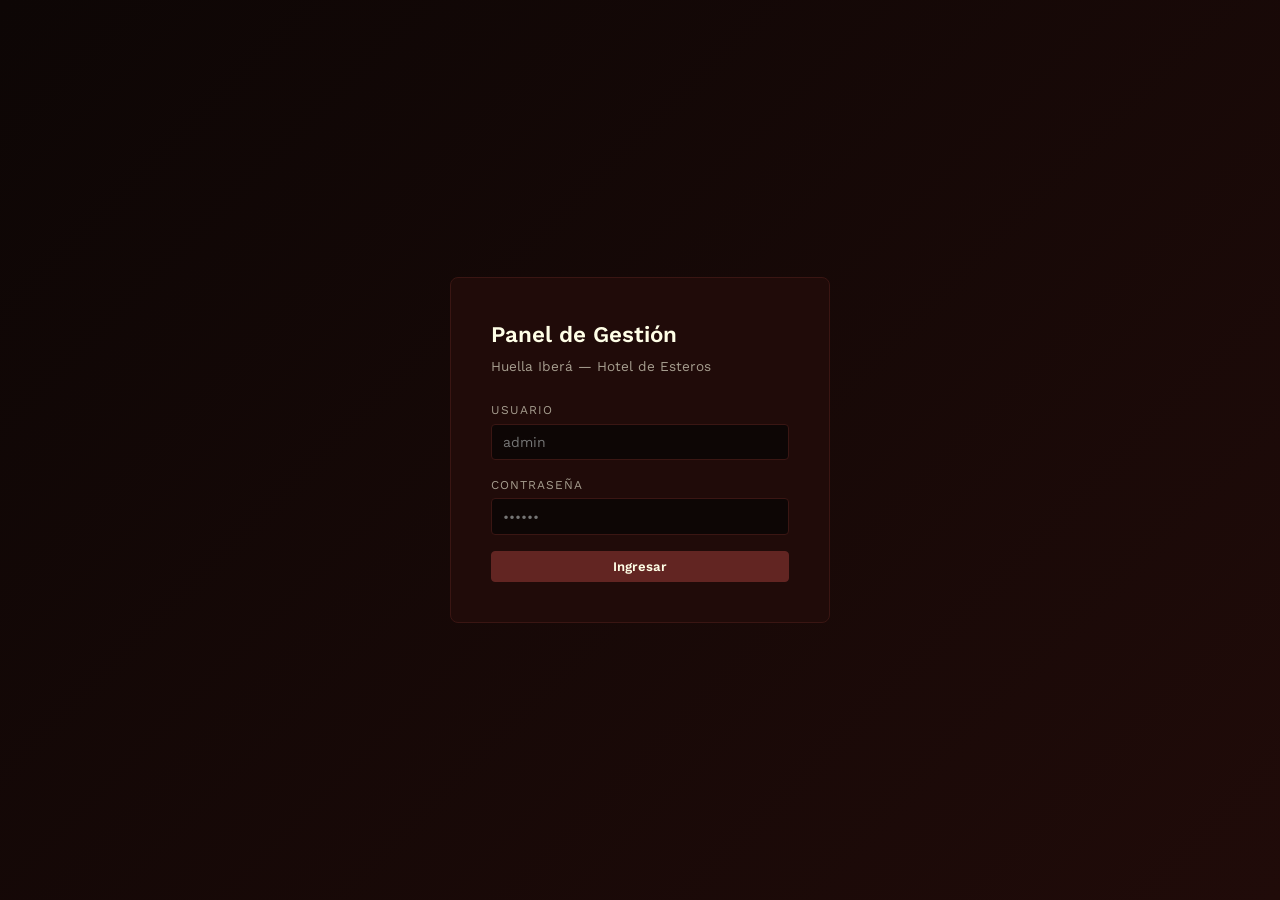
<file: admin.html>
<!doctype html>
<html lang="es-AR">
<head>
<meta charset="UTF-8">
<meta name="viewport" content="width=device-width, initial-scale=1">
<title>Gestión — Huella Iberá</title>
<link rel="stylesheet" href="css/admin.css">
</head>
<body>

<!-- ============ LOGIN ============ -->
<div class="login-page" id="loginPage">
  <div class="login-box">
    <h1>Panel de Gestión</h1>
    <p>Huella Iberá — Hotel de Esteros</p>
    <div class="login-error" id="loginError">Usuario o contraseña incorrectos</div>
    <label for="loginUser">Usuario</label>
    <input id="loginUser" type="text" placeholder="admin" autocomplete="off">
    <label for="loginPass">Contraseña</label>
    <input id="loginPass" type="password" placeholder="••••••">
    <button class="btn-admin btn-admin--primary btn-admin--block" id="loginBtn">Ingresar</button>
  </div>
</div>

<!-- ============ DASHBOARD ============ -->
<div class="dashboard" id="dashboard">

  <!-- Top bar (mobile) -->
  <div class="dash-topbar">
    <h2>Panel de Gestión</h2>
    <button id="logoutBtnMobile" class="btn-admin btn-admin--sm" style="background:rgba(176,74,74,0.15);border-color:var(--red);color:var(--red);">🚪 Salir</button>
  </div>

  <!-- Mobile Tab Bar -->
  <nav class="dash-mobile-tabs" id="dashMobileTabs">
    <button class="dash-mtab active" data-tab="paquetes">📦 Paquetes</button>
    <button class="dash-mtab" data-tab="actividades">🏕️ Actividades</button>
    <button class="dash-mtab" data-tab="findes">📅 Findes</button>
    <button class="dash-mtab" data-tab="medida">✏️ Medida</button>
    <button class="dash-mtab" data-tab="galeria">🖼️ Galería</button>
    <button class="dash-mtab" data-tab="hero">🎬 Hero</button>
    <button class="dash-mtab" data-tab="temporada">🌿 Temp.</button>
    <button class="dash-mtab" data-tab="credenciales">🔐 Acceso</button>
  </nav>

  <!-- Sidebar (desktop) -->
  <aside class="dash-sidebar" id="dashSidebar">
    <h2>Huella Iberá<small>Panel de Gestión</small></h2>
    <ul class="dash-nav">
      <li class="active" data-tab="paquetes">
        <span class="dash-nav-icon">📦</span> Paquetes
      </li>
      <li data-tab="actividades">
        <span class="dash-nav-icon">🏕️</span> Actividades
      </li>
      <li data-tab="findes">
        <span class="dash-nav-icon">📅</span> Findes Largos
      </li>
      <li data-tab="medida">
        <span class="dash-nav-icon">✏️</span> Paquete a Medida
      </li>
      <li data-tab="galeria">
        <span class="dash-nav-icon">🖼️</span> Galería
      </li>
      <li data-tab="hero">
        <span class="dash-nav-icon">🎬</span> Hero (portada)
      </li>
      <li data-tab="temporada">
        <span class="dash-nav-icon">🌿</span> Temporada
      </li>
      <li data-tab="credenciales">
        <span class="dash-nav-icon">🔐</span> Credenciales
      </li>
      <li class="logout" id="logoutBtn">
        <span class="dash-nav-icon">🚪</span> Cerrar sesión
      </li>
    </ul>
  </aside>

  <!-- Main content -->
  <main class="dash-main" id="dashMain">

    <div id="offlineBanner" class="offline-banner" style="display:none;">
      ⚠️ Sin conexión con el servidor — estás viendo una copia guardada en este celular. Los cambios no se van a guardar hasta reconectar.
    </div>

    <!-- TAB: PAQUETES -->
    <div class="tab-content active" id="tabPaquetes">
      <h2>Paquetes</h2>
      <p class="subtitle">Administrá los paquetes turísticos según la temporada.</p>

      <div style="display:flex;justify-content:space-between;align-items:center;flex-wrap:wrap;gap:0.8rem;margin-bottom:1rem;">
        <button class="btn-admin btn-admin--primary" id="addPkgBtn">+ Agregar paquete</button>
      </div>

      <div id="packagesContainer"></div>
    </div>

    <!-- TAB: ACTIVIDADES -->
    <div class="tab-content" id="tabActividades">
      <h2>Actividades</h2>
      <p class="subtitle">Activá o desactivá actividades para que se muestren en la página.</p>
      <button class="btn-admin btn-admin--primary" id="addActBtn" style="margin-bottom:1rem;">+ Agregar actividad</button>
      <div id="activitiesContainer"></div>
    </div>

    <!-- TAB: FINDES LARGOS -->
    <div class="tab-content" id="tabFindes">
      <h2>Findes Largos</h2>
      <p class="subtitle">Cargá los fines de semana largos y fechas de vacaciones ya establecidas. Se muestran en la página para que los turistas reserven con anticipación. <strong>Recordá:</strong> los descuentos y promociones no aplican en estas fechas.</p>
      <button class="btn-admin btn-admin--primary" id="addFlBtn" style="margin-bottom:1rem;">+ Agregar finde largo</button>
      <div id="findesContainer"></div>
    </div>

    <!-- TAB: PAQUETE A MEDIDA -->
    <div class="tab-content" id="tabMedida">
      <h2>Paquete a Medida</h2>
      <p class="subtitle">Creá un paquete personalizado para un cliente, generá un link o un PDF.</p>

      <div class="custom-pkg-form" id="customPkgForm">
        <h3>Datos del paquete personalizado</h3>
        <div class="form-row">
          <div class="admin-form-group">
            <label>Nombre del cliente</label>
            <input id="cpClient" type="text" placeholder="Ej: Juan Pérez">
          </div>
          <div class="admin-form-group">
            <label>Email / teléfono (opcional)</label>
            <input id="cpContact" type="text" placeholder="Ej: juan@email.com">
          </div>
        </div>
        <div class="form-row">
          <div class="admin-form-group">
            <label>Cantidad de noches</label>
            <input id="cpNights" type="number" min="1" value="3">
          </div>
          <div class="admin-form-group">
            <label>Nombre del paquete (opcional)</label>
            <input id="cpName" type="text" placeholder="Ej: Paquete especial Juan">
          </div>
        </div>

        <div class="admin-form-group">
          <label>Actividades incluidas</label>
          <div class="checkbox-grid" id="cpActivities"></div>
        </div>

        <h3 style="margin-top:1rem;">Tarifas (por persona, por noche)</h3>
        <div class="form-row" style="grid-template-columns:repeat(3,1fr);">
          <div class="admin-form-group">
            <label>Single</label>
            <input id="cpRateSingle" type="number" min="0" placeholder="0">
          </div>
          <div class="admin-form-group">
            <label>Doble</label>
            <input id="cpRateDoble" type="number" min="0" placeholder="0">
          </div>
          <div class="admin-form-group">
            <label>Triple</label>
            <input id="cpRateTriple" type="number" min="0" placeholder="0">
          </div>
          <div class="admin-form-group">
            <label>Cuádruple</label>
            <input id="cpRateCuadruple" type="number" min="0" placeholder="0">
          </div>
          <div class="admin-form-group">
            <label>Quíntuple</label>
            <input id="cpRateQuintuple" type="number" min="0" placeholder="0">
          </div>
          <div class="admin-form-group">
            <label>Menores 3-8 años</label>
            <input id="cpRateMenores" type="number" min="0" placeholder="0">
          </div>
        </div>

        <div class="admin-form-group">
          <label>Nota adicional</label>
          <textarea id="cpNote" placeholder="Ej: Incluye traslado desde Mercedes..."></textarea>
        </div>

        <div style="display:flex;gap:0.8rem;flex-wrap:wrap;">
          <button class="btn-admin btn-admin--primary" id="generateLinkBtn">🔗 Generar link</button>
          <button class="btn-admin" id="generatePdfBtn">📄 Generar PDF</button>
          <button class="btn-admin" id="saveCustomPkgBtn">💾 Guardar historial</button>
        </div>

        <div style="margin-top:1rem;display:none;" id="linkResult">
          <label style="font-size:0.75rem;text-transform:uppercase;color:var(--text-soft);">Link para compartir</label>
          <div class="link-box">
            <input id="generatedLink" type="text" readonly>
            <button class="btn-admin btn-admin--sm" id="copyLinkBtn">Copiar</button>
          </div>
        </div>
      </div>

      <h3 style="margin-top:1.5rem;">Historial de paquetes a medida</h3>
      <div id="customHistory"></div>
    </div>

    <!-- TAB: GALERÍA -->
    <div class="tab-content" id="tabGaleria">
      <h2>Galería</h2>
      <p class="subtitle">Fotos que se muestran en el carrusel de la home. Subilas directo desde acá — se guardan en Cloudinary.</p>

      <div class="spec-box">
        <strong>📐 Medidas recomendadas</strong>
        <p>Horizontal, mínimo 1200×800px (relación 3:2). Formato JPG, menos de 5MB para que cargue rápido en el celular de tus clientes.</p>
      </div>

      <div style="display:flex;justify-content:space-between;align-items:center;flex-wrap:wrap;gap:0.8rem;margin:1rem 0;">
        <button class="btn-admin btn-admin--primary" id="addGalBtn">📷 Subir foto</button>
        <input type="file" id="galFileInput" accept="image/*" multiple style="display:none;">
      </div>
      <p id="galUploadStatus" style="font-size:0.82rem;color:var(--text-soft);"></p>

      <div id="galleryContainer" class="admin-gallery-grid"></div>
    </div>

    <!-- TAB: HERO -->
    <div class="tab-content" id="tabHero">
      <h2>Hero (portada)</h2>
      <p class="subtitle">Es lo primero que ve el visitante al entrar a la web. Podés usar imagen o video, elegir qué texto mostrar y dónde ubicarlo.</p>

      <div class="spec-box" id="heroSpecBox">
        <strong>📐 Medidas recomendadas</strong>
        <p id="heroSpecText">Imagen horizontal, mínimo 1920×1080px. Formato JPG, menos de 10MB. Si subís un video promocional sin texto, apagá los textos abajo para que se vea limpio.</p>
      </div>

      <div class="settings-card">
        <h3>1. Fondo del hero</h3>
        <div class="hero-media-type-selector" id="heroMediaTypeSelector">
          <button type="button" class="hmt-btn active" data-mtype="image">🖼️ Imagen</button>
          <button type="button" class="hmt-btn" data-mtype="video">🎬 Video</button>
        </div>

        <div id="heroMediaPreviewWrap" style="margin-top:1rem;">
          <img id="heroMediaPreviewImg" style="width:100%;max-height:220px;object-fit:cover;border-radius:8px;display:none;">
          <video id="heroMediaPreviewVideo" style="width:100%;max-height:220px;object-fit:cover;border-radius:8px;display:none;" muted loop autoplay playsinline></video>
        </div>

        <div style="display:flex;gap:0.5rem;margin-top:0.8rem;flex-wrap:wrap;">
          <button type="button" class="btn-admin btn-admin--primary" id="heroUploadBtn">📤 Subir archivo</button>
          <input type="file" id="heroFileInput" accept="image/*" style="display:none;">
          <span id="heroUploadStatus" style="font-size:0.8rem;color:var(--text-soft);align-self:center;"></span>
        </div>
      </div>

      <div class="settings-card">
        <h3>2. Textos</h3>
        <label style="display:flex;align-items:center;gap:0.6em;font-size:0.9rem;margin-bottom:1rem;">
          <input type="checkbox" id="heroShowText" checked> Mostrar textos sobre la imagen/video
        </label>

        <div id="heroTextFields">
          <div class="admin-form-group">
            <label>Texto pequeño (arriba del título)</label>
            <input id="heroEyebrow" type="text" placeholder="Ej: Colonia Carlos Pellegrini · Esteros del Iberá">
          </div>
          <div class="form-row">
            <div class="admin-form-group">
              <label>Título</label>
              <input id="heroTitle" type="text" placeholder="Ej: Donde el agua">
            </div>
            <div class="admin-form-group">
              <label>Título — segunda línea (resaltada)</label>
              <input id="heroTitleEm" type="text" placeholder="Ej: todavía manda">
            </div>
          </div>
          <div class="admin-form-group">
            <label>Bajada / descripción</label>
            <textarea id="heroSubtitle" rows="3"></textarea>
          </div>

          <label style="display:flex;align-items:center;gap:0.6em;font-size:0.9rem;margin:1rem 0;">
            <input type="checkbox" id="heroShowButtons" checked> Mostrar botones
          </label>

          <div id="heroButtonFields">
            <div class="form-row">
              <div class="admin-form-group">
                <label>Botón principal — texto</label>
                <input id="heroBtnPrimaryLabel" type="text" placeholder="Ej: Ver paquetes y tarifas">
              </div>
              <div class="admin-form-group">
                <label>Botón principal — link</label>
                <input id="heroBtnPrimaryLink" type="text" placeholder="Ej: #paquetes">
              </div>
            </div>
            <div class="form-row">
              <div class="admin-form-group">
                <label>Botón secundario — texto</label>
                <input id="heroBtnSecondaryLabel" type="text" placeholder="Ej: Conocer las expediciones">
              </div>
              <div class="admin-form-group">
                <label>Botón secundario — link</label>
                <input id="heroBtnSecondaryLink" type="text" placeholder="Ej: #expediciones">
              </div>
            </div>
          </div>
        </div>
      </div>

      <div class="settings-card">
        <h3>3. Posición del texto</h3>
        <p style="font-size:0.8rem;color:var(--text-soft);margin-bottom:0.8rem;">Elegí dónde aparece el bloque de texto sobre la imagen.</p>
        <div class="hero-pos-grid" id="heroPosGrid">
          <button type="button" class="hpos-btn" data-v="top" data-h="left">↖</button>
          <button type="button" class="hpos-btn" data-v="top" data-h="center">↑</button>
          <button type="button" class="hpos-btn" data-v="top" data-h="right">↗</button>
          <button type="button" class="hpos-btn" data-v="center" data-h="left">←</button>
          <button type="button" class="hpos-btn" data-v="center" data-h="center">•</button>
          <button type="button" class="hpos-btn" data-v="center" data-h="right">→</button>
          <button type="button" class="hpos-btn" data-v="bottom" data-h="left">↙</button>
          <button type="button" class="hpos-btn" data-v="bottom" data-h="center">↓</button>
          <button type="button" class="hpos-btn" data-v="bottom" data-h="right">↘</button>
        </div>

        <div class="admin-form-group" style="margin-top:1rem;">
          <label>Oscurecido del fondo (para que el texto se lea bien): <span id="heroOverlayVal">55</span>%</label>
          <input id="heroOverlay" type="range" min="0" max="90" value="55" style="width:100%;">
        </div>
      </div>

      <div class="settings-card">
        <h3>4. Previsualización</h3>
        <div class="hero-preview-toggle" id="heroPreviewToggle">
          <button type="button" class="hpt-btn active" data-device="desktop">🖥️ Web</button>
          <button type="button" class="hpt-btn" data-device="mobile">📱 Celular</button>
        </div>
        <div class="hero-preview-frame" id="heroPreviewFrame">
          <div class="hero-preview-inner" id="heroPreviewInner">
            <div class="hpp-media" id="heroPreviewMedia"></div>
            <div class="hpp-overlay" id="heroPreviewOverlay"></div>
            <div class="hpp-content" id="heroPreviewContent">
              <p class="hpp-eyebrow" id="hppEyebrow"></p>
              <h1 class="hpp-title" id="hppTitle"></h1>
              <p class="hpp-sub" id="hppSub"></p>
              <div class="hpp-actions" id="hppActions"></div>
            </div>
          </div>
        </div>
      </div>

      <div style="margin:1.2rem 0 2rem;">
        <button class="btn-admin btn-admin--primary" id="saveHeroBtn">💾 Guardar cambios del hero</button>
        <span id="heroSaveMsg" style="font-size:0.82rem;color:var(--text-soft);margin-left:0.8rem;"></span>
      </div>
    </div>

    <!-- TAB: TEMPORADA -->
    <div class="tab-content" id="tabTemporada">
      <h2>Temporada activa</h2>
      <p class="subtitle">Seleccioná la temporada actual. En la página principal solo se mostrarán los paquetes de esta temporada.</p>

      <div class="settings-card">
        <h3>Temporada actual</h3>
        <div class="season-selector" id="seasonSelectorMain">
          <button class="season-btn" data-season="primavera">🌼 Primavera</button>
          <button class="season-btn" data-season="verano">☀️ Verano</button>
          <button class="season-btn" data-season="otono">🍂 Otoño</button>
          <button class="season-btn" data-season="invierno">❄️ Invierno</button>
        </div>
        <p style="font-size:0.8rem;color:var(--text-soft);margin-top:1rem;" id="seasonPreview"></p>
      </div>
    </div>

    <!-- TAB: CREDENCIALES -->
    <div class="tab-content" id="tabCredenciales">
      <h2>Credenciales</h2>
      <p class="subtitle">Cambiá el usuario y contraseña del panel de gestión.</p>

      <div class="settings-card">
        <h3>Cambiar credenciales</h3>
        <div class="admin-form-group">
          <label>Nuevo usuario</label>
          <input id="credsUser" type="text">
        </div>
        <div class="admin-form-group">
          <label>Nueva contraseña</label>
          <input id="credsPass" type="password">
        </div>
        <button class="btn-admin btn-admin--primary" id="saveCredsBtn">Guardar cambios</button>
        <p style="font-size:0.78rem;color:var(--text-soft);margin-top:0.5rem;" id="credsMsg"></p>
      </div>
    </div>

  </main>
</div>

<!-- ============ MODAL ============ -->
<div class="modal-overlay" id="modalOverlay">
  <div class="modal" id="modalContent">
    <h3 id="modalTitle">Título</h3>
    <div id="modalBody"></div>
    <div class="modal-actions">
      <button class="btn-admin" id="modalCancel">Cancelar</button>
      <button class="btn-admin btn-admin--primary" id="modalConfirm">Guardar</button>
    </div>
  </div>
</div>

<script src="js/cloud-db.js?v=2"></script>
<script src="js/cloudinary-upload.js?v=2"></script>
<script src="js/admin.js?v=2"></script>
</body>
</html>
</file>
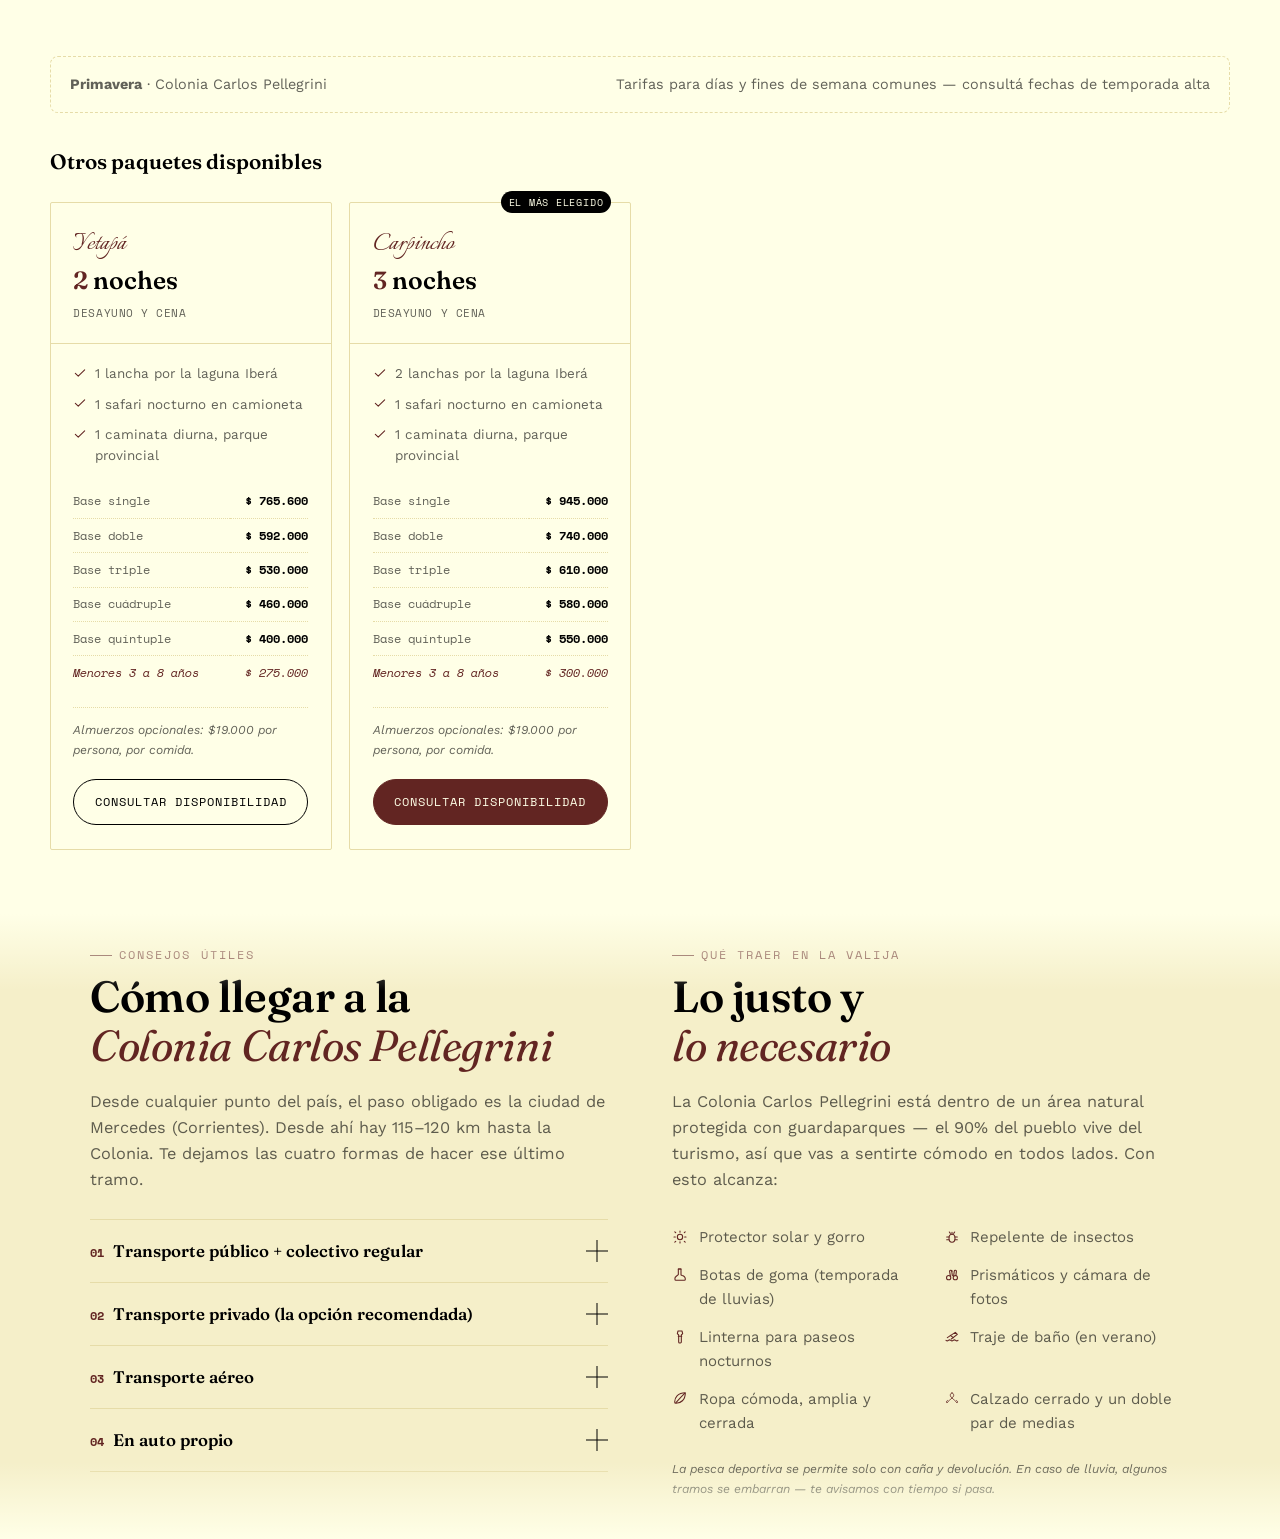
<file: paquete.html>
<!doctype html>
<html lang="es-AR">
<head>
<meta charset="UTF-8">
<meta name="viewport" content="width=device-width, initial-scale=1">
<title>Tu paquete — Huella Iberá</title>
<link rel="stylesheet" href="css/style.css">
<style>
  .pkg-page{ padding: 2.5rem 0 4rem; }
  .pkg-page .section-title{ font-size: clamp(1.5rem, 2.8vw, 2.2rem); }
  .pkg-page .packages{ margin-top: 1.5rem; }
  .pkg-page .custom-pkg-card{ margin-bottom: 2.5rem; }
  .pkg-page .custom-pkg-card .pkg-head{ background: var(--clay); color: var(--paper); }
  .pkg-page .custom-pkg-card .pkg-head .script-tag{ color: var(--paper); }
  .pkg-page .custom-pkg-card .pkg-head .nights em{ color: var(--gold-light); }
  .pkg-page .custom-pkg-card .pkg-head .meal{ color: rgba(241,232,211,.8); }
  .pkg-page h2.pkg-subhead{ font-family: var(--f-display); font-weight: 600; font-size: 1.3rem; margin: 2rem 0 1rem; }
  .pkg-page .pkg-not-found{ text-align: center; padding: 4rem 0; }
  .pkg-page .pkg-not-found h2{ font-family: var(--f-display); font-weight: 600; font-size: 1.5rem; margin-bottom: 0.5rem; }
  .pkg-page .pkg-not-found p{ color: var(--ink-soft); }
  .reveal{ opacity:0; transform: translateY(24px); transition: opacity .7s ease, transform .7s ease; }
  .reveal.is-visible{ opacity:1; transform: none; }
  #llegar{ padding: 2rem 0 2.5rem; }
</style>
</head>
<body>

<svg class="sr-only" aria-hidden="true" focusable="false"><defs>
  <symbol id="icon-check" viewBox="0 0 24 24" fill="none" stroke="currentColor" stroke-width="1.8" stroke-linecap="round" stroke-linejoin="round">
    <path d="M4 12.5 9 17.5 20 6.5"/>
  </symbol>
  <symbol id="icon-sun" viewBox="0 0 24 24" fill="none" stroke="currentColor" stroke-width="1.6" stroke-linecap="round">
    <circle cx="12" cy="12" r="4"/><path d="M12 3v2M12 19v2M4.2 4.2l1.4 1.4M18.4 18.4l1.4 1.4M3 12h2M19 12h2M4.2 19.8l1.4-1.4M18.4 5.6l1.4-1.4"/>
  </symbol>
  <symbol id="icon-bug" viewBox="0 0 24 24" fill="none" stroke="currentColor" stroke-width="1.6" stroke-linecap="round" stroke-linejoin="round">
    <ellipse cx="12" cy="14" rx="4.5" ry="6"/><path d="M12 8V5M9.5 6.5 8 4.5M14.5 6.5 16 4.5M7.5 12H4M7.5 16H4M20 12h-3.5M20 16h-3.5"/>
  </symbol>
  <symbol id="icon-boot" viewBox="0 0 24 24" fill="none" stroke="currentColor" stroke-width="1.6" stroke-linecap="round" stroke-linejoin="round">
    <path d="M9.5 3v8.4L6 14.2c-1 .7-1.6 1.8-1.6 3v1.3c0 .8.6 1.5 1.5 1.5h12.6c.8 0 1.5-.7 1.5-1.5 0-2.8-2-5.2-4.7-5.8L13.5 12V3Z"/><path d="M9.5 3h4"/>
  </symbol>
  <symbol id="icon-binoculars" viewBox="0 0 24 24" fill="none" stroke="currentColor" stroke-width="1.6" stroke-linecap="round" stroke-linejoin="round">
    <circle cx="7" cy="16" r="3.2"/><circle cx="17" cy="16" r="3.2"/><path d="M9.6 14 8.4 6.6a1.4 1.4 0 0 1 1.4-1.6h.4a1.4 1.4 0 0 1 1.4 1.2l1 7"/><path d="M14.4 14l1-7.8a1.4 1.4 0 0 1 1.4-1.2h.4a1.4 1.4 0 0 1 1.4 1.6L17.8 13"/><path d="M11.4 6h1.2"/>
  </symbol>
  <symbol id="icon-flashlight" viewBox="0 0 24 24" fill="none" stroke="currentColor" stroke-width="1.6" stroke-linecap="round" stroke-linejoin="round">
    <path d="M9 3h6l1 4-2 2v10.5a1.5 1.5 0 0 1-1.5 1.5h-1A1.5 1.5 0 0 1 10 19.5V9L8 7Z"/><path d="M9.4 11h5.2"/>
  </symbol>
  <symbol id="icon-pool" viewBox="0 0 24 24" fill="none" stroke="currentColor" stroke-width="1.6" stroke-linecap="round" stroke-linejoin="round">
    <path d="M3 17c1.2 1 2.4 1 3.6 0s2.4-1 3.6 0 2.4 1 3.6 0 2.4-1 3.6 0 2.4 1 3.6 0"/><path d="M5 13 17 5l3 3-9 7"/><path d="M9.5 9.5 14 13"/>
  </symbol>
  <symbol id="icon-leaf" viewBox="0 0 24 24" fill="none" stroke="currentColor" stroke-width="1.6" stroke-linecap="round" stroke-linejoin="round">
    <path d="M20 4C9 4 4 11 4 18c0 .8.6 2 2 2 7 0 14-5 14-16Z"/><path d="M6 19C10 14 14 10 19 5"/>
  </symbol>
  <symbol id="icon-track" viewBox="0 0 32 32" fill="none" stroke="currentColor" stroke-width="1.6" stroke-linecap="round" stroke-linejoin="round">
    <path d="M16 6c-2 0-3.4 2-3.4 4.6 0 2.3 1.5 4.4 3.4 4.4s3.4-2.1 3.4-4.4C19.4 8 18 6 16 6Z"/><path d="M16 16c-3.6 4-7.4 5.4-9.6 9.4"/><path d="M16 16c3.6 4 7.4 5.4 9.6 9.4"/><path d="M5 24.8c-.6-2 .4-3.6 2-3.8"/><path d="M27 24.8c.6-2-.4-3.6-2-3.8"/>
  </symbol>
</defs></svg>

<div class="container pkg-page" id="app">
  <div id="customPackageContainer" style="display:none;"></div>
  <div id="packagesContainer"></div>
</div>

<section class="section on-paper-deep" id="llegar">
  <div class="container">
    <div class="split reveal-group" style="align-items:flex-start;">
      <div class="split-text reveal">
        <p class="eyebrow">Consejos útiles</p>
        <h2 class="section-title">Cómo llegar a la<br><em>Colonia Carlos Pellegrini</em></h2>
        <p class="lede">Desde cualquier punto del país, el paso obligado es la ciudad de Mercedes (Corrientes). Desde ahí hay 115–120 km hasta la Colonia. Te dejamos las cuatro formas de hacer ese último tramo.</p>

        <div class="accordion" id="llegarAcc">
          <div class="accordion-item">
            <button class="accordion-trigger" aria-expanded="false"><span><span class="idx">01</span>Transporte público + colectivo regular</span><span class="plus"></span></button>
            <div class="accordion-panel"><div class="accordion-panel-inner">
              <p>Desde Buenos Aires, Flecha Bus, Rápido Tata o Águila Dorada salen de Retiro cerca de las 21 hs hacia Mercedes. Desde Rosario, Paraná o Santa Fe a Goya sale El Nuevo Expreso San José.</p>
              <p>De Mercedes a la Colonia (120 km), Ibera Bus hace un servicio puerta a puerta tipo Trafic los lunes, miércoles y viernes a las 11:30 hs (llega a las 16 hs), a $2.000 por persona. El regreso sale de la Colonia a las 4 hs, de lunes a jueves. Conviene reconfirmar el viaje un día antes, tanto a la ida como a la vuelta.</p>
            </div></div>
          </div>
          <div class="accordion-item">
            <button class="accordion-trigger" aria-expanded="false"><span><span class="idx">02</span>Transporte privado (la opción recomendada)</span><span class="plus"></span></button>
            <div class="accordion-panel"><div class="accordion-panel-inner">
              <p>El vehículo te espera en la terminal de ómnibus de Mercedes y te lleva directo a la Colonia. Te pasamos los contactos de los transfers de confianza cuando coordinamos tu reserva.</p>
              <p>Si llegás en auto propio y querés una 4x4 para el tramo final, hay estacionamiento disponible a dos cuadras de la plaza principal.</p>
            </div></div>
          </div>
          <div class="accordion-item">
            <button class="accordion-trigger" aria-expanded="false"><span><span class="idx">03</span>Transporte aéreo</span><span class="plus"></span></button>
            <div class="accordion-panel"><div class="accordion-panel-inner">
              <p>Aerolíneas Argentinas vuela Buenos Aires–Posadas. Desde ahí, transfer privado en camioneta (250 km, hasta 4 personas) hasta Pellegrini. Te ayudamos a coordinarlo.</p>
            </div></div>
          </div>
          <div class="accordion-item">
            <button class="accordion-trigger" aria-expanded="false"><span><span class="idx">04</span>En auto propio</span><span class="plus"></span></button>
            <div class="accordion-panel"><div class="accordion-panel-inner">
              <p>Desde el sur, vía Mercedes: 115 km por la RP40, con 50 km de asfalto y el resto de ripio consolidado. El último tramo es la "ruta panorámica", de tierra, donde abunda la fauna silvestre — se recorre despacio, como parte del paisaje.</p>
              <p>Desde el norte (Santo Tomé o Virasoro): 140 km por la RP40, de tierra y arena, solo transitable con 4x4 si no llovió. Cargá combustible antes de salir: en Pellegrini no hay surtidor, ni señal de celular en la ruta, ni bancos o cajeros en el pueblo.</p>
            </div></div>
          </div>
        </div>
      </div>

      <div class="split-text reveal" style="margin-top: 0;">
        <p class="eyebrow">Qué traer en la valija</p>
        <h2 class="section-title">Lo justo y<br><em>lo necesario</em></h2>
        <p class="lede">La Colonia Carlos Pellegrini está dentro de un área natural protegida con guardaparques — el 90% del pueblo vive del turismo, así que vas a sentirte cómodo en todos lados. Con esto alcanza:</p>

        <ul class="valija-grid">
          <li><svg aria-hidden="true"><use href="#icon-sun"/></svg>Protector solar y gorro</li>
          <li><svg aria-hidden="true"><use href="#icon-bug"/></svg>Repelente de insectos</li>
          <li><svg aria-hidden="true"><use href="#icon-boot"/></svg>Botas de goma (temporada de lluvias)</li>
          <li><svg aria-hidden="true"><use href="#icon-binoculars"/></svg>Prismáticos y cámara de fotos</li>
          <li><svg aria-hidden="true"><use href="#icon-flashlight"/></svg>Linterna para paseos nocturnos</li>
          <li><svg aria-hidden="true"><use href="#icon-pool"/></svg>Traje de baño (en verano)</li>
          <li><svg aria-hidden="true"><use href="#icon-leaf"/></svg>Ropa cómoda, amplia y cerrada</li>
          <li><svg aria-hidden="true"><use href="#icon-track"/></svg>Calzado cerrado y un doble par de medias</li>
        </ul>
        <p class="pkg-note" style="margin-top:1.6rem;border-top:none;padding-top:0;">La pesca deportiva se permite solo con caña y devolución. En caso de lluvia, algunos tramos se embarran — te avisamos con tiempo si pasa.</p>
      </div>
    </div>
  </div>
</section>

<script src="js/cloud-db.js"></script>
<script>
(function () {
  "use strict";
  var HD = window.huellaData;
  if (!HD) return;

  /* ---- reveal observer ---- */
  var prefersReducedMotion = window.matchMedia("(prefers-reduced-motion: reduce)").matches;
  var io = null;
  if (!prefersReducedMotion && "IntersectionObserver" in window) {
    io = new IntersectionObserver(function (entries) {
      entries.forEach(function (entry) {
        if (entry.isIntersecting) { entry.target.classList.add("is-visible"); io.unobserve(entry.target); }
      });
    }, { threshold: 0.1, rootMargin: "0px 0px -20px 0px" });
  }
  function observe(el) { if (io) { io.observe(el); } else { el.classList.add("is-visible"); } }

  /* ---- helpers ---- */
  function formatCurrency(n) { return "$ " + (n || 0).toString().replace(/\B(?=(\d{3})+(?!\d))/g, "."); }

  /* ---- custom package ---- */
  function renderCustomPackage() {
    var container = document.getElementById("customPackageContainer");
    if (!container) return;
    var params = new URLSearchParams(window.location.search);
    var customData = params.get("custom");
    if (!customData) { container.style.display = "none"; return; }

    var data;
    try { data = JSON.parse(decodeURIComponent(customData)); } catch (e) { container.style.display = "none"; return; }

    if (!data.activities || data.activities.length === 0) { container.style.display = "none"; return; }

    container.style.display = "block";

    var html = '<article class="pkg-card is-featured custom-pkg-card reveal" style="margin-bottom:2rem;">';
    html += '  <span class="pkg-featured-flag">Tu paquete</span>';
    html += '  <div class="pkg-head">';
    html += '    <span class="script-tag">' + (data.name || "Paquete a medida") + '</span>';
    html += '    <p class="nights"><em>' + (data.nights || 3) + '</em> noche' + ((data.nights || 3) !== 1 ? "s" : "") + '</p>';
    html += '    <p class="meal">Desayuno y cena</p>';
    html += '  </div>';
    html += '  <div class="pkg-body">';
    html += '    <ul class="pkg-acts">';
    (data.activities || []).forEach(function (act) {
      html += '      <li><svg aria-hidden="true"><use href="#icon-check"/></svg>' + act + '</li>';
    });
    html += '    </ul>';
    html += '    <table class="rate-table"><tbody>';
    var rateKeys = [
      { key: "single", label: "Base single" },
      { key: "doble", label: "Base doble" },
      { key: "triple", label: "Base triple" },
      { key: "cuadruple", label: "Base cuádruple" },
      { key: "quintuple", label: "Base quíntuple" },
      { key: "menores", label: "Menores 3 a 8 años", minor: true }
    ];
    rateKeys.forEach(function (rk) {
      var val = data.rates[rk.key];
      if (val > 0) {
        html += '<tr' + (rk.minor ? ' class="minor"' : "") + '><td>' + rk.label + '</td><td>' + formatCurrency(val) + '</td></tr>';
      }
    });
    html += '  </tbody></table>';
    if (data.note) html += '  <p class="pkg-note">' + data.note + '</p>';
    html += '</div>';
    html += '<div class="pkg-foot">';
    html += '  <a class="btn btn--primary btn--block reservar-pkg" href="#" data-pkg="' + (data.name || "Paquete personalizado") + ' (' + (data.nights || 3) + ' noches, desayuno y cena)">Consultar disponibilidad</a>';
    html += '</div>';
    html += '</article>';

    container.innerHTML = html;
    observe(container.querySelector(".reveal"));

    setupWaButtons();
  }

  /* ---- season banner ---- */
  function renderSeasonBanner() {
    var container = document.getElementById("packagesContainer");
    if (!container) return;
    var season = HD.getCurrentSeason();
    var pkgs = HD.getPackages().filter(function (p) { return p.season === season && p.active; });
    var html = '<div class="season-banner reveal" style="margin-top:1rem;">';
    html += '  <span><strong>' + (HD.SEASONS[season] || "Primavera") + '</strong> · Colonia Carlos Pellegrini</span>';
    html += '  <span>Tarifas para días y fines de semana comunes — consultá fechas de temporada alta</span>';
    html += '</div>';
    container.insertAdjacentHTML("afterbegin", html);
    var banner = container.querySelector(".season-banner");
    if (banner) observe(banner);
  }

  /* ---- active packages ---- */
  function renderPackages() {
    var container = document.getElementById("packagesContainer");
    if (!container) return;
    var season = HD.getCurrentSeason();
    var pkgs = HD.getPackages().filter(function (p) { return p.season === season && p.active; });
    if (pkgs.length === 0) return;

    var html = '<h2 class="pkg-subhead reveal">Otros paquetes disponibles</h2>';
    html += '<div class="packages reveal-group">';

    pkgs.forEach(function (p) {
      html += '<article class="pkg-card reveal"' + (p.featured ? ' data-featured' : '') + '>';
      if (p.featured) html += '<span class="pkg-featured-flag">El más elegido</span>';
      html += '<div class="pkg-head">';
      html += '  <span class="script-tag">' + p.name + '</span>';
      html += '  <p class="nights"><em>' + p.nights + '</em> noche' + (p.nights !== 1 ? "s" : "") + '</p>';
      html += '  <p class="meal">' + (p.mealLabel || 'Desayuno y cena') + '</p>';
      html += '</div>';
      html += '<div class="pkg-body">';
      html += '  <ul class="pkg-acts">';
      (p.activities || []).forEach(function (act) {
        html += '    <li><svg aria-hidden="true"><use href="#icon-check"/></svg>' + act + '</li>';
      });
      html += '  </ul>';
      html += '  <table class="rate-table"><tbody>';
      var rateKeys = [
        { key: "single", label: "Base single" },
        { key: "doble", label: "Base doble" },
        { key: "triple", label: "Base triple" },
        { key: "cuadruple", label: "Base cuádruple" },
        { key: "quintuple", label: "Base quíntuple" },
        { key: "menores", label: "Menores 3 a 8 años", minor: true }
      ];
      rateKeys.forEach(function (rk) {
        var val = p.rates[rk.key];
        if (val > 0) {
          html += '<tr' + (rk.minor ? ' class="minor"' : "") + '><td>' + rk.label + '</td><td>' + formatCurrency(val) + '</td></tr>';
        }
      });
      html += '  </tbody></table>';
      if (p.mealNote) html += '  <p class="pkg-note">' + p.mealNote + '</p>';
      html += '</div>';
      html += '<div class="pkg-foot">';
      html += '  <a class="btn ' + (p.featured ? "btn--primary" : "btn--ink") + ' btn--block reservar-pkg" href="#" data-pkg="' + p.name + ' (' + p.nights + ' noches, desayuno y cena)">Consultar disponibilidad</a>';
      html += '</div>';
      html += '</article>';
    });

    html += '</div>';
    container.insertAdjacentHTML("beforeend", html);

    container.querySelectorAll(".reveal").forEach(function (el) { observe(el); });
    setupWaButtons();
  }

  /* ---- WhatsApp buttons ---- */
  function setupWaButtons() {
    document.querySelectorAll(".reservar-pkg").forEach(function (btn) {
      btn.addEventListener("click", function (e) {
        e.preventDefault();
        var pkg = btn.getAttribute("data-pkg") || "uno de los paquetes";
        var msg = "¡Hola! Quiero consultar disponibilidad para el paquete " + pkg + " en Huella Iberá.";
        window.open("https://wa.me/5491150204031?text=" + encodeURIComponent(msg), "_blank", "noopener");
      });
    });
  }

  /* ---- accordion ---- */
  document.querySelectorAll(".accordion-item").forEach(function (item) {
    var trigger = item.querySelector(".accordion-trigger");
    var panel = item.querySelector(".accordion-panel");
    if (!trigger || !panel) return;
    trigger.addEventListener("click", function () {
      var isOpen = item.classList.contains("is-open");
      document.querySelectorAll(".accordion-item.is-open").forEach(function (openItem) {
        if (openItem !== item) {
          openItem.classList.remove("is-open");
          openItem.querySelector(".accordion-trigger").setAttribute("aria-expanded", "false");
          openItem.querySelector(".accordion-panel").style.maxHeight = null;
        }
      });
      if (isOpen) {
        item.classList.remove("is-open");
        trigger.setAttribute("aria-expanded", "false");
        panel.style.maxHeight = null;
      } else {
        item.classList.add("is-open");
        trigger.setAttribute("aria-expanded", "true");
        panel.style.maxHeight = panel.scrollHeight + "px";
      }
    });
  });

  /* ---- observe static reveal nodes ---- */
  document.querySelectorAll("#llegar .reveal, #llegar .reveal-group").forEach(function (el) { observe(el); });

  /* ---- init ---- */
  HD.ready.then(function () {
    renderCustomPackage();
    renderSeasonBanner();
    renderPackages();
  });

})();
</script>
</body>
</html>
</file>
<file: css/admin.css>
@import url('https://fonts.googleapis.com/css2?family=Work+Sans:wght@300;400;500;600;700&family=Space+Mono:wght@400;700&display=swap');

:root {
  --bg: #0D0605;
  --bg-2: #170807;
  --bg-card: #200B09;
  --border: #3A1613;
  --text: #FFFFE7;
  --text-soft: rgba(255,255,231,0.6);
  --accent: #622522;
  --accent-hover: #7C3D34;
  --accent-2: #431916;
  --green: #622522;
  --red: #FFFFFF;
  --radius: 4px;
}

* { margin: 0; padding: 0; box-sizing: border-box; }

body {
  font-family: 'Work Sans', sans-serif;
  background: var(--bg);
  color: var(--text);
  font-size: 14px;
  line-height: 1.5;
}

input, select, textarea, button {
  font-family: inherit;
  font-size: inherit;
}

/* ---- OFFLINE BANNER ---- */
.offline-banner {
  background: rgba(98,37,34,0.15);
  border: 1px solid var(--accent);
  color: var(--accent);
  border-radius: var(--radius);
  padding: 0.7em 1em;
  font-size: 0.82rem;
  margin-bottom: 1.2rem;
}

/* ---- LOGIN ---- */
.login-page {
  min-height: 100vh;
  display: flex;
  align-items: center;
  justify-content: center;
  padding: 2rem;
  background: linear-gradient(135deg, #0D0605 0%, #200B09 100%);
}

.login-box {
  background: var(--bg-card);
  border: 1px solid var(--border);
  border-radius: 8px;
  padding: 2.5rem;
  width: 100%;
  max-width: 380px;
}

.login-box h1 {
  font-size: 1.4rem;
  font-weight: 600;
  margin-bottom: 0.3rem;
}

.login-box p {
  color: var(--text-soft);
  font-size: 0.85rem;
  margin-bottom: 1.5rem;
}

.login-box label {
  display: block;
  font-size: 0.75rem;
  text-transform: uppercase;
  letter-spacing: 0.08em;
  color: var(--text-soft);
  margin-bottom: 0.3rem;
}

.login-box input {
  width: 100%;
  padding: 0.65em 0.8em;
  background: var(--bg);
  border: 1px solid var(--border);
  color: var(--text);
  border-radius: var(--radius);
  margin-bottom: 1rem;
}

.login-box input:focus {
  outline: none;
  border-color: var(--accent);
}

.login-error {
  color: var(--red);
  font-size: 0.8rem;
  margin-bottom: 0.8rem;
  display: none;
}

/* ---- DASHBOARD LAYOUT ---- */
.dashboard {
  display: none;
  min-height: 100vh;
}

.dashboard.is-authed {
  display: flex;
}

.dash-sidebar {
  width: 220px;
  background: var(--bg-2);
  border-right: 1px solid var(--border);
  padding: 1.5rem 0;
  flex: none;
  display: flex;
  flex-direction: column;
  position: relative;
}

.dash-sidebar h2 {
  font-size: 1rem;
  font-weight: 600;
  padding: 0 1.2rem 1rem;
  border-bottom: 1px solid var(--border);
  margin-bottom: 0.5rem;
}

.dash-sidebar h2 small {
  display: block;
  font-size: 0.65rem;
  font-weight: 400;
  color: var(--text-soft);
  text-transform: uppercase;
  letter-spacing: 0.05em;
  margin-top: 0.2rem;
}

.dash-nav {
  list-style: none;
  flex: 1;
}

.dash-nav li {
  padding: 0.6rem 1.2rem;
  cursor: pointer;
  color: var(--text-soft);
  font-size: 0.85rem;
  display: flex;
  align-items: center;
  gap: 0.6rem;
  transition: background .2s, color .2s;
  border-left: 3px solid transparent;
}

.dash-nav li:hover {
  background: rgba(255,255,255,0.04);
  color: var(--text);
}

.dash-nav li.active {
  background: rgba(98,37,34,0.1);
  color: var(--accent);
  border-left-color: var(--accent);
}

.dash-nav li.logout {
  margin-top: auto;
  border-top: 1px solid var(--border);
  padding-top: 1rem;
  color: var(--red);
}

.dash-nav li.logout:hover {
  background: rgba(255,255,255,0.1);
}

.dash-nav-icon {
  width: 16px;
  text-align: center;
  flex: none;
}

.dash-main {
  flex: 1;
  padding: 2rem;
  overflow-y: auto;
  max-height: 100vh;
}

.dash-main h2 {
  font-size: 1.3rem;
  font-weight: 600;
  margin-bottom: 0.2rem;
}

.dash-main .subtitle {
  color: var(--text-soft);
  font-size: 0.85rem;
  margin-bottom: 1.5rem;
}

/* ---- TABS ---- */
.tab-content {
  display: none;
}

.tab-content.active {
  display: block;
}

/* ---- BUTTONS ---- */
.btn-admin {
  display: inline-flex;
  align-items: center;
  gap: 0.4em;
  padding: 0.55em 1em;
  border: 1px solid var(--border);
  background: transparent;
  color: var(--text);
  border-radius: var(--radius);
  cursor: pointer;
  font-size: 0.82rem;
  transition: background .2s, border-color .2s;
}

.btn-admin:hover {
  background: var(--bg-card);
  border-color: var(--text-soft);
}

.btn-admin--primary {
  background: var(--accent);
  border-color: var(--accent);
  color: var(--text);
  font-weight: 600;
}

.btn-admin--primary:hover {
  background: #7C3D34;
  border-color: #7C3D34;
}

.btn-admin--danger {
  color: var(--red);
  border-color: var(--red);
}

.btn-admin--danger:hover {
  background: var(--red);
  color: var(--text);
}

.btn-admin--sm {
  font-size: 0.72rem;
  padding: 0.35em 0.7em;
}

.btn-admin--block {
  width: 100%;
  justify-content: center;
}

/* ---- FORMS ---- */
.admin-form-group {
  margin-bottom: 1rem;
}

.admin-form-group label {
  display: block;
  font-size: 0.75rem;
  text-transform: uppercase;
  letter-spacing: 0.06em;
  color: var(--text-soft);
  margin-bottom: 0.3rem;
}

.admin-form-group input,
.admin-form-group select,
.admin-form-group textarea {
  width: 100%;
  padding: 0.55em 0.75em;
  background: var(--bg);
  border: 1px solid var(--border);
  color: var(--text);
  border-radius: var(--radius);
}

.admin-form-group input:focus,
.admin-form-group select:focus,
.admin-form-group textarea:focus {
  outline: none;
  border-color: var(--accent);
}

.admin-form-group textarea {
  resize: vertical;
  min-height: 70px;
}

.form-row {
  display: grid;
  grid-template-columns: 1fr 1fr;
  gap: 1rem;
}

/* ---- CARDS ---- */
.admin-grid {
  display: grid;
  grid-template-columns: repeat(auto-fill, minmax(280px, 1fr));
  gap: 1rem;
  margin-top: 1rem;
}

.admin-card {
  background: var(--bg-card);
  border: 1px solid var(--border);
  border-radius: var(--radius);
  padding: 1.2rem;
  position: relative;
}

.admin-card .card-head {
  display: flex;
  justify-content: space-between;
  align-items: flex-start;
  margin-bottom: 0.6rem;
}

.admin-card .card-title {
  font-weight: 600;
  font-size: 1rem;
}

.admin-card .card-season {
  font-size: 0.7rem;
  text-transform: uppercase;
  letter-spacing: 0.06em;
  color: var(--text-soft);
}

.admin-card .card-season span {
  color: var(--accent);
}

.admin-card .card-body {
  font-size: 0.82rem;
  color: var(--text-soft);
}

.admin-card .card-body p {
  margin-bottom: 0.3rem;
}

.admin-card .card-actions {
  margin-top: 0.8rem;
  display: flex;
  gap: 0.5rem;
  flex-wrap: wrap;
}

/* ---- TOGGLE ---- */
.toggle-wrap {
  display: inline-flex;
  align-items: center;
  gap: 0.5em;
  font-size: 0.78rem;
  color: var(--text-soft);
}

.toggle {
  width: 36px;
  height: 20px;
  border-radius: 10px;
  background: var(--border);
  border: none;
  cursor: pointer;
  position: relative;
  transition: background .2s;
  flex: none;
}

.toggle.is-on {
  background: var(--green);
}

.toggle::after {
  content: '';
  position: absolute;
  top: 2px;
  left: 2px;
  width: 16px;
  height: 16px;
  border-radius: 50%;
  background: var(--text);
  transition: transform .2s;
}

.toggle.is-on::after {
  transform: translateX(16px);
}

/* ---- BADGE ---- */
.badge {
  display: inline-block;
  font-size: 0.65rem;
  text-transform: uppercase;
  letter-spacing: 0.06em;
  padding: 0.2em 0.6em;
  border-radius: 999px;
  background: var(--border);
  color: var(--text-soft);
}

.badge--featured {
  background: var(--accent);
  color: var(--text);
}

.badge--active {
  background: rgba(98,37,34,0.2);
  color: var(--green);
}

.badge--inactive {
  background: rgba(255,255,255,0.2);
  color: var(--red);
}

/* ---- SEASON SELECTOR ---- */
.season-selector {
  display: flex;
  gap: 0.5rem;
  margin-bottom: 1.5rem;
  flex-wrap: wrap;
}

.season-btn {
  padding: 0.9em 2.2em;
  border: 2px solid var(--border);
  background: transparent;
  color: var(--text-soft);
  border-radius: 999px;
  cursor: pointer;
  font-size: 1.05rem;
  font-weight: 500;
  transition: all .2s;
}

.season-btn:hover {
  border-color: var(--accent);
  color: var(--text);
}

.season-btn.active {
  background: var(--accent);
  border-color: var(--accent);
  color: var(--text);
  font-weight: 600;
}

/* ---- MODAL ---- */
.modal-overlay {
  position: fixed;
  inset: 0;
  background: rgba(0,0,0,0.7);
  z-index: 200;
  display: none;
  align-items: center;
  justify-content: center;
  padding: 2rem;
}

.modal-overlay.is-open {
  display: flex;
}

.modal {
  background: var(--bg-2);
  border: 1px solid var(--border);
  border-radius: 8px;
  width: 100%;
  max-width: 580px;
  max-height: 90vh;
  overflow-y: auto;
  padding: 2rem;
}

.modal h3 {
  font-size: 1.1rem;
  font-weight: 600;
  margin-bottom: 1.2rem;
}

.modal-actions {
  display: flex;
  gap: 0.8rem;
  margin-top: 1.2rem;
  justify-content: flex-end;
}

/* ---- ACTIVITY LIST ---- */
.activity-item {
  background: var(--bg-card);
  border: 1px solid var(--border);
  border-radius: var(--radius);
  padding: 1rem 1.2rem;
  margin-bottom: 0.7rem;
  display: flex;
  gap: 1rem;
  align-items: center;
}

.activity-item .act-img {
  width: 60px;
  height: 60px;
  border-radius: var(--radius);
  object-fit: cover;
  background: var(--border);
  flex: none;
}

.activity-item .act-info {
  flex: 1;
}

.activity-item .act-info h4 {
  font-size: 0.95rem;
  font-weight: 600;
}

.activity-item .act-info .act-tag {
  font-size: 0.7rem;
  text-transform: uppercase;
  color: var(--accent);
  letter-spacing: 0.05em;
}

.activity-item .act-info p {
  font-size: 0.8rem;
  color: var(--text-soft);
  margin-top: 0.2rem;
}

.activity-item .act-actions {
  display: flex;
  gap: 0.4rem;
  flex: none;
}

/* ---- CUSTOM PACKAGE SECTION ---- */
.custom-pkg-form {
  background: var(--bg-card);
  border: 1px solid var(--border);
  border-radius: var(--radius);
  padding: 1.5rem;
  margin-bottom: 1.5rem;
}

.custom-pkg-form h3 {
  font-size: 1rem;
  font-weight: 600;
  margin-bottom: 1rem;
}

.checkbox-grid {
  display: grid;
  grid-template-columns: repeat(auto-fill, minmax(200px, 1fr));
  gap: 0.5rem;
  margin-bottom: 1rem;
}

.checkbox-grid label {
  display: flex;
  align-items: center;
  gap: 0.5em;
  font-size: 0.85rem;
  cursor: pointer;
}

.checkbox-grid input[type="checkbox"] {
  width: auto;
  accent-color: var(--accent);
}

/* ---- LINKS ---- */
.link-box {
  display: flex;
  gap: 0.5rem;
  margin-top: 0.5rem;
}

.link-box input {
  flex: 1;
  padding: 0.5em 0.75em;
  background: var(--bg);
  border: 1px solid var(--border);
  color: var(--text);
  border-radius: var(--radius);
  font-size: 0.78rem;
}

/* ---- HISTORY ---- */
.history-item {
  background: var(--bg-card);
  border: 1px solid var(--border);
  border-radius: var(--radius);
  padding: 1rem 1.2rem;
  margin-bottom: 0.6rem;
  display: flex;
  justify-content: space-between;
  align-items: center;
}

.history-item .hi-info {
  font-size: 0.85rem;
}

.history-item .hi-info strong {
  display: block;
}

.history-item .hi-info small {
  color: var(--text-soft);
}

.history-item .hi-actions {
  display: flex;
  gap: 0.4rem;
}

/* ---- SETTINGS ---- */
.settings-card {
  background: var(--bg-card);
  border: 1px solid var(--border);
  border-radius: var(--radius);
  padding: 1.5rem;
  max-width: 480px;
}

.settings-card h3 {
  font-size: 1rem;
  font-weight: 600;
  margin-bottom: 1rem;
}

/* ---- TOP BAR (mobile) ---- */
.dash-topbar {
  display: none;
  background: var(--bg-2);
  border-bottom: 1px solid var(--border);
  padding: 0.7rem 1rem;
  align-items: center;
  justify-content: space-between;
}

.dash-topbar h2 {
  font-size: 1rem;
  font-weight: 600;
}

.dash-topbar button {
  background: none;
  border: none;
  color: var(--text);
  font-size: 1.2rem;
  cursor: pointer;
}

/* ---- MOBILE TAB BAR ---- */
.dash-mobile-tabs {
  display: none;
  overflow-x: auto;
  -webkit-overflow-scrolling: touch;
  scrollbar-width: none;
  background: var(--bg-2);
  border-bottom: 1px solid var(--border);
  padding: 0.5rem 0.5rem;
  gap: 0.4rem;
  white-space: nowrap;
}
.dash-mobile-tabs::-webkit-scrollbar { display: none; }

.dash-mtab {
  display: inline-flex;
  align-items: center;
  gap: 0.3em;
  padding: 0.6em 1em;
  border: 1px solid var(--border);
  background: var(--bg);
  color: var(--text-soft);
  border-radius: 999px;
  font-size: 0.78rem;
  font-weight: 500;
  cursor: pointer;
  transition: all .2s;
  flex: none;
  min-height: 38px;
}
.dash-mtab.active {
  background: var(--accent);
  border-color: var(--accent);
  color: var(--text);
  font-weight: 600;
}

/* =========================================================================
   SPEC BOX — recuadro de medidas recomendadas
   ========================================================================= */
.spec-box {
  background: rgba(98,37,34,.12);
  border: 1px solid rgba(98,37,34,.35);
  border-radius: 10px;
  padding: 0.9em 1.1em;
  margin-bottom: 0.5rem;
}
.spec-box strong { font-size: 0.85rem; display: block; margin-bottom: 0.3em; }
.spec-box p { font-size: 0.8rem; color: var(--text-soft); line-height: 1.5; }

/* =========================================================================
   GALERÍA — grid de fotos
   ========================================================================= */
.admin-gallery-grid {
  display: grid;
  grid-template-columns: repeat(auto-fill, minmax(180px, 1fr));
  gap: 1rem;
}
.gal-card {
  background: var(--bg-card);
  border: 1px solid var(--border);
  border-radius: var(--radius);
  overflow: hidden;
  display: flex;
  flex-direction: column;
}
.gal-card.is-inactive { opacity: 0.45; }
.gal-card-img-wrap { position: relative; aspect-ratio: 4/3; background: rgba(255,255,255,.04); }
.gal-card-img-wrap img { width: 100%; height: 100%; object-fit: cover; display: block; }
.gal-card-body { padding: 0.7em 0.8em; display: flex; flex-direction: column; gap: 0.5em; }
.gal-card-caption { font-size: 0.82rem; font-weight: 600; }
.gal-card-actions { display: flex; gap: 0.4em; flex-wrap: wrap; }
.gal-card-actions .btn-admin { flex: 1; }
.gal-order-btns { display: flex; flex-direction: column; position: absolute; top: 6px; right: 6px; gap: 3px; }
.gal-order-btns button {
  width: 26px; height: 26px; border-radius: 6px; border: none;
  background: rgba(13,6,5,.75); color: var(--text); cursor: pointer; font-size: 0.75rem;
  display: flex; align-items: center; justify-content: center;
}
.gal-order-btns button:hover { background: var(--accent); }

/* =========================================================================
   HERO EDITOR
   ========================================================================= */
.hero-media-type-selector, .hero-preview-toggle {
  display: flex; gap: 0.5rem; flex-wrap: wrap;
}
.hmt-btn, .hpt-btn {
  padding: 0.7em 1.4em;
  border: 2px solid var(--border);
  background: transparent;
  color: var(--text-soft);
  border-radius: 999px;
  cursor: pointer;
  font-size: 0.9rem;
  font-weight: 500;
  transition: all .2s;
}
.hmt-btn:hover, .hpt-btn:hover { border-color: var(--accent); color: var(--text); }
.hmt-btn.active, .hpt-btn.active {
  background: var(--accent); border-color: var(--accent); color: var(--text); font-weight: 600;
}

.hero-pos-grid {
  display: grid;
  grid-template-columns: repeat(3, 1fr);
  gap: 0.5rem;
  max-width: 220px;
}
.hpos-btn {
  aspect-ratio: 1;
  border: 2px solid var(--border);
  background: var(--bg);
  color: var(--text-soft);
  border-radius: 10px;
  cursor: pointer;
  font-size: 1.2rem;
  transition: all .2s;
}
.hpos-btn:hover { border-color: var(--accent); color: var(--text); }
.hpos-btn.active {
  background: var(--accent); border-color: var(--accent); color: var(--text);
}

.hero-preview-frame {
  margin-top: 1rem;
  display: flex;
  justify-content: center;
  background: rgba(0,0,0,.2);
  border-radius: 12px;
  padding: 1.2rem;
}
.hero-preview-inner {
  position: relative;
  width: 100%;
  max-width: 640px;
  aspect-ratio: 16/9;
  border-radius: 10px;
  overflow: hidden;
  background: #1a0c0a;
  box-shadow: 0 8px 24px rgba(0,0,0,.4);
  transition: max-width .25s ease, aspect-ratio .25s ease;
}
.hero-preview-frame[data-device="mobile"] .hero-preview-inner {
  max-width: 220px;
  aspect-ratio: 9/17.5;
  border: 6px solid #111;
  border-radius: 22px;
}
.hpp-media { position: absolute; inset: 0; }
.hpp-media img, .hpp-media video { width: 100%; height: 100%; object-fit: cover; }
.hpp-overlay { position: absolute; inset: 0; background: rgba(0,0,0,.55); }
.hpp-content {
  position: absolute; inset: 0;
  display: flex; flex-direction: column;
  padding: 10%;
  z-index: 2;
}
.hpp-eyebrow {
  font-family: 'Space Mono', monospace;
  font-size: 0.55rem;
  letter-spacing: .1em;
  text-transform: uppercase;
  color: #e8c99a;
  margin-bottom: 0.4em;
}
.hpp-title { font-size: 1.1rem; font-weight: 700; line-height: 1.05; color: #fff; }
.hero-preview-frame[data-device="mobile"] .hpp-title { font-size: 0.95rem; }
.hpp-sub { font-size: 0.6rem; color: rgba(255,255,255,.85); margin-top: 0.5em; max-width: 34ch; line-height: 1.4; }
.hpp-actions { display: flex; gap: 0.4em; margin-top: 0.7em; flex-wrap: wrap; }
.hpp-actions span {
  font-size: 0.55rem; padding: 0.5em 0.9em; border-radius: 999px;
  background: var(--accent); color: #fff; font-weight: 600;
}
.hpp-actions span.hpp-btn-ghost { background: transparent; border: 1px solid rgba(255,255,255,.6); }

/* posiciones del bloque de texto dentro de la preview */
.hpp-content[data-v="top"] { justify-content: flex-start; }
.hpp-content[data-v="center"] { justify-content: center; }
.hpp-content[data-v="bottom"] { justify-content: flex-end; }
.hpp-content[data-h="left"] { align-items: flex-start; text-align: left; }
.hpp-content[data-h="center"] { align-items: center; text-align: center; }
.hpp-content[data-h="right"] { align-items: flex-end; text-align: right; }

@media (max-width: 768px) {
  .dash-sidebar { display: none !important; }
  .dashboard.is-authed { flex-direction: column; }

  /* ---- Top bar ---- */
  .dash-topbar {
    display: flex;
    position: sticky;
    top: 0;
    z-index: 100;
    background: #0D0605;
    border-bottom: 1px solid rgba(255,255,255,.06);
    padding: 0.6rem 1rem;
    align-items: center;
    justify-content: space-between;
    box-shadow: 0 2px 12px rgba(0,0,0,.3);
  }
  .dash-topbar h2 {
    font-size: 0.95rem;
    font-weight: 700;
    color: #FFFFE7;
    letter-spacing: -0.01em;
  }
  .dash-topbar #logoutBtnMobile {
    font-size: 0.78rem;
    padding: 0.5em 0.9em;
    min-height: 36px;
    border-radius: 999px;
    background: rgba(255,255,255,.12) !important;
    border: 1px solid rgba(255,255,255,.3) !important;
    color: #FFFFE7 !important;
    font-weight: 600;
  }

  /* ---- Mobile Tab Bar ---- */
  .dash-mobile-tabs {
    display: flex;
    position: sticky;
    top: 49px;
    z-index: 99;
    overflow-x: auto;
    -webkit-overflow-scrolling: touch;
    scrollbar-width: none;
    background: #170807;
    border-bottom: 1px solid rgba(255,255,255,.05);
    padding: 0.5rem 0.6rem;
    gap: 0.35rem;
    white-space: nowrap;
  }
  .dash-mobile-tabs::-webkit-scrollbar { display: none; }

  .dash-mtab {
    display: inline-flex;
    align-items: center;
    gap: 0.25em;
    padding: 0.55em 1em;
    border: none;
    background: rgba(255,255,255,.04);
    color: rgba(255,255,231,.5);
    border-radius: 999px;
    font-size: 0.78rem;
    font-weight: 500;
    cursor: pointer;
    transition: all .25s ease;
    flex: none;
    min-height: 36px;
  }
  .dash-mtab.active {
    background: var(--accent);
    color: var(--text);
    font-weight: 700;
    box-shadow: 0 2px 8px rgba(98,37,34,.3);
  }
  .dash-mtab:active { transform: scale(0.95); }

  /* ---- Main content ---- */
  .dash-main {
    padding: 0.75rem;
    max-height: none;
    padding-bottom: 2rem;
  }
  .dash-main h2 {
    font-size: 1.15rem;
    font-weight: 700;
    margin-bottom: 0.15rem;
  }
  .dash-main .subtitle {
    font-size: 0.78rem;
    color: rgba(255,255,231,.8);
    margin-bottom: 0.8rem;
    line-height: 1.4;
  }

  /* ---- Form row stack ---- */
  .form-row { grid-template-columns: 1fr; gap: 0; }

  /* ---- Buttons ---- */
  .btn-admin {
    padding: 0.8em 1.1em;
    font-size: 0.88rem;
    min-height: 44px;
    border-radius: 8px;
    font-weight: 500;
    border: 1px solid rgba(255,255,255,.08);
  }
  .btn-admin--sm {
    padding: 0.6em 0.9em;
    font-size: 0.78rem;
    min-height: 38px;
    border-radius: 6px;
  }
  .btn-admin--primary {
    background: var(--accent);
    border-color: var(--accent);
    color: var(--text);
    font-weight: 700;
    box-shadow: 0 2px 10px rgba(98,37,34,.25);
  }
  .btn-admin--danger {
    color: #FFFFE7;
    border-color: rgba(255,255,255,.3);
  }

  /* ---- Toggle ---- */
  .toggle {
    width: 52px;
    height: 28px;
    border-radius: 14px;
    background: rgba(255,255,255,.1);
    border: none;
    cursor: pointer;
    position: relative;
    transition: background .25s;
    flex: none;
  }
  .toggle.is-on { background: var(--green); }
  .toggle::after {
    content: '';
    position: absolute;
    top: 2px;
    left: 2px;
    width: 24px;
    height: 24px;
    border-radius: 50%;
    background: #FFFFE7;
    transition: transform .25s cubic-bezier(.34,1.56,.64,1);
    box-shadow: 0 1px 4px rgba(0,0,0,.3);
  }
  .toggle.is-on::after { transform: translateX(24px); }

  /* ---- Cards (admin-grid) ---- */
  .admin-grid { grid-template-columns: 1fr; gap: 0.7rem; margin-top: 0.5rem; }
  .admin-card {
    background: linear-gradient(135deg, #200B09, #170807);
    border: 1px solid rgba(255,255,255,.06);
    border-radius: 12px;
    padding: 1rem 1rem 0.9rem;
    position: relative;
    box-shadow: 0 2px 8px rgba(0,0,0,.15);
  }
  .admin-card .card-head { flex-direction: row; gap: 0.5rem; align-items: center; }
  .admin-card .card-title { font-size: 0.95rem; font-weight: 700; color: #FFFFE7; }
  .admin-card .card-season {
    font-size: 0.68rem; text-transform: uppercase; letter-spacing: 0.04em;
    color: rgba(255,255,231,.7);
  }
  .admin-card .card-season span { color: var(--accent); font-weight: 600; }
  .admin-card .card-body {
    font-size: 0.8rem; color: rgba(255,255,231,.8);
    padding-top: 0.4rem; line-height: 1.4;
  }
  .admin-card .card-body p { margin-bottom: 0.15rem; }
  .admin-card .card-actions {
    margin-top: 0.6rem; display: flex; gap: 0.4rem;
    border-top: 1px solid rgba(255,255,255,.05);
    padding-top: 0.6rem; flex-wrap: wrap;
  }
  .admin-card .card-actions .btn-admin--sm { flex: 1; justify-content: center; text-align: center; }
  .admin-card .card-actions .toggle { flex: none; }

  /* ---- Activity / Finde items ---- */
  .activity-item {
    background: linear-gradient(135deg, #200B09, #170807);
    border: 1px solid rgba(255,255,255,.06);
    border-radius: 12px;
    padding: 0.9rem 1rem;
    margin-bottom: 0.6rem;
    display: flex;
    flex-wrap: wrap;
    gap: 0.7rem;
    align-items: flex-start;
    box-shadow: 0 2px 6px rgba(0,0,0,.1);
  }
  .activity-item .act-img {
    width: 52px; height: 52px; border-radius: 10px;
    object-fit: cover; background: rgba(255,255,255,.05); flex: none;
  }
  .activity-item .act-info { flex: 1; min-width: 0; }
  .activity-item .act-info h4 { font-size: 0.92rem; font-weight: 700; color: #FFFFE7; margin-bottom: 0.1rem; }
  .activity-item .act-info .act-tag {
    font-size: 0.65rem; text-transform: uppercase; letter-spacing: 0.04em;
    color: var(--accent); font-weight: 600; display: block; margin-bottom: 0.15rem;
  }
  .activity-item .act-info p { font-size: 0.75rem; color: rgba(255,255,231,.8); line-height: 1.35; margin-top: 0.1rem; }
  .activity-item .act-actions {
    width: 100%; display: flex; gap: 0.4rem;
    border-top: 1px solid rgba(255,255,255,.04);
    padding-top: 0.6rem; margin-top: 0.2rem;
  }
  .activity-item .act-actions .btn-admin--sm { flex: 1; justify-content: center; }

  /* ---- Modal full-screen ---- */
  .modal-overlay { padding: 0; align-items: stretch; background: rgba(0,0,0,.85); }
  .modal {
    max-width: 100%; width: 100%; height: 100%; max-height: 100%;
    border-radius: 0; background: linear-gradient(180deg, #170807, #0D0605);
    padding: 1.2rem; padding-bottom: calc(5rem + env(safe-area-inset-bottom, 0px));
    display: flex; flex-direction: column; overflow-y: auto;
  }
  .modal h3 {
    font-size: 1.05rem; font-weight: 700; margin-bottom: 0.8rem;
    flex-shrink: 0; padding-bottom: 0.6rem; border-bottom: 1px solid rgba(255,255,255,.06);
  }
  .modal .modal-actions {
    position: fixed; bottom: 0; left: 0; right: 0;
    background: #0D0605; border-top: 1px solid rgba(255,255,255,.08);
    padding: 0.75rem 1rem; margin: 0; display: flex; gap: 0.6rem;
    padding-bottom: calc(0.75rem + env(safe-area-inset-bottom, 0px));
  }
  .modal .modal-actions .btn-admin {
    flex: 1; justify-content: center; min-height: 48px;
    font-size: 0.9rem; border-radius: 10px; font-weight: 600;
  }

  /* ---- Season selector ---- */
  .season-selector { gap: 0.4rem; }
  .season-btn {
    padding: 0.75em 1.2em; font-size: 0.88rem;
    flex: 1; min-width: calc(50% - 0.2rem); min-height: 44px;
    border-radius: 999px; font-weight: 500; border: 1.5px solid rgba(255,255,255,.08);
  }
  .season-btn.active {
    background: var(--accent); border-color: var(--accent);
    color: var(--text); font-weight: 700;
  }

  /* ---- Login ---- */
  .login-box {
    padding: 1.5rem; margin: 1rem; border-radius: 16px;
    background: linear-gradient(135deg, #200B09, #170807);
    box-shadow: 0 8px 32px rgba(0,0,0,.4);
  }
  .login-box h1 { font-size: 1.3rem; font-weight: 700; }
  .login-box p { font-size: 0.8rem; margin-bottom: 1.2rem; }
  .login-box input {
    padding: 0.8em 1em; font-size: 16px; min-height: 50px;
    border-radius: 10px; background: rgba(0,0,0,.25);
    border: 1px solid rgba(255,255,255,.08); margin-bottom: 0.8rem;
  }
  .login-box input:focus { border-color: var(--accent); box-shadow: 0 0 0 3px rgba(98,37,34,.15); }
  .login-box .btn-admin { min-height: 52px; font-size: 1rem; border-radius: 10px; font-weight: 700; }
  .login-box label {
    font-size: 0.7rem; margin-bottom: 0.35rem;
    color: rgba(255,255,231,.8); letter-spacing: 0.1em;
  }

  /* ---- Forms ---- */
  .admin-form-group { margin-bottom: 0.8rem; }
  .admin-form-group input,
  .admin-form-group select,
  .admin-form-group textarea {
    padding: 0.75em 1em; font-size: 16px; min-height: 48px;
    border-radius: 10px; background: rgba(0,0,0,.2);
    border: 1px solid rgba(255,255,255,.07);
    color: #FFFFE7; width: 100%;
    transition: border-color .2s, box-shadow .2s;
  }
  .admin-form-group input:focus,
  .admin-form-group select:focus,
  .admin-form-group textarea:focus {
    outline: none; border-color: var(--accent);
    box-shadow: 0 0 0 3px rgba(98,37,34,.12);
  }
  .admin-form-group textarea { min-height: 100px; resize: vertical; }
  .admin-form-group label {
    font-size: 0.7rem; margin-bottom: 0.3rem;
    color: rgba(255,255,231,.8); text-transform: uppercase;
    letter-spacing: 0.08em; font-weight: 600; display: block;
  }

  /* ---- Checkbox grid ---- */
  .checkbox-grid { grid-template-columns: 1fr; gap: 0.5rem; }
  .checkbox-grid label {
    padding: 0.65rem 0.9rem; background: rgba(0,0,0,.15);
    border-radius: 10px; font-size: 0.85rem; min-height: 44px;
    display: flex; align-items: center; gap: 0.6em;
    cursor: pointer; border: 1px solid rgba(255,255,255,.04);
    transition: border-color .2s;
  }
  .checkbox-grid label:has(input:checked) { border-color: var(--accent); background: rgba(98,37,34,.08); }
  .checkbox-grid input[type="checkbox"] { width: 18px; height: 18px; accent-color: var(--accent); flex: none; }

  /* ---- Custom package form ---- */
  .custom-pkg-form {
    padding: 0.9rem; border-radius: 12px;
    background: linear-gradient(135deg, #200B09, #170807);
    border: 1px solid rgba(255,255,255,.05);
  }
  .custom-pkg-form h3 { font-size: 0.9rem; font-weight: 700; color: var(--accent); margin-bottom: 0.8rem; }

  /* ---- Link box ---- */
  .link-box { flex-direction: column; gap: 0.4rem; }
  .link-box input {
    font-size: 0.78rem; padding: 0.7em 0.9em; border-radius: 8px;
    background: rgba(0,0,0,.2); border: 1px solid rgba(255,255,255,.07);
    color: rgba(255,255,231,.8);
  }
  .link-box .btn-admin { width: 100%; justify-content: center; border-radius: 8px; }

  /* ---- History items ---- */
  .history-item {
    flex-direction: column; align-items: flex-start; gap: 0.6rem;
    padding: 0.9rem 1rem; margin-bottom: 0.5rem;
    background: linear-gradient(135deg, #200B09, #170807);
    border: 1px solid rgba(255,255,255,.05); border-radius: 12px;
    box-shadow: 0 2px 6px rgba(0,0,0,.1);
  }
  .history-item .hi-info { font-size: 0.82rem; line-height: 1.4; }
  .history-item .hi-info strong { display: block; font-size: 0.92rem; color: #FFFFE7; }
  .history-item .hi-info small { color: rgba(255,255,231,.7); font-size: 0.75rem; }
  .history-item .hi-actions {
    width: 100%; display: flex; gap: 0.4rem;
    border-top: 1px solid rgba(255,255,255,.04); padding-top: 0.6rem;
  }
  .history-item .hi-actions .btn-admin { flex: 1; justify-content: center; border-radius: 8px; }

  /* ---- Settings card ---- */
  .settings-card {
    padding: 1rem; max-width: 100%;
    background: linear-gradient(135deg, #200B09, #170807);
    border: 1px solid rgba(255,255,255,.05); border-radius: 12px;
    box-shadow: 0 2px 8px rgba(0,0,0,.1);
  }
  .settings-card h3 { font-size: 0.95rem; font-weight: 700; margin-bottom: 0.8rem; }

  /* ---- Offline banner ---- */
  .offline-banner {
    font-size: 0.75rem; padding: 0.7em 0.9em; border-radius: 10px;
    background: rgba(98,37,34,.08); border: 1px solid rgba(98,37,34,.2);
    color: var(--accent); margin-bottom: 0.8rem; line-height: 1.4;
  }

  /* ---- Misc ---- */
  #packagesContainer > p:only-child,
  #activitiesContainer > p:only-child,
  #findesContainer > p:only-child {
    color: rgba(255,255,231,.6); font-size: 0.85rem; text-align: center;
    padding: 2rem 1rem; background: rgba(255,255,255,.02);
    border-radius: 12px; border: 1px dashed rgba(255,255,255,.06);
  }

  /* Tasas dentro del modal: 2 columnas */
  .form-row[style*="grid-template-columns:repeat(3,1fr)"] {
    grid-template-columns: repeat(2, 1fr) !important;
    gap: 0.5rem;
  }

  /* Botones de acción inline (generar link, pdf, guardar) */
  #customPkgForm > div[style*="display:flex"] { flex-direction: column; gap: 0.5rem !important; }
  #customPkgForm > div[style*="display:flex"] .btn-admin {
    width: 100%; justify-content: center; border-radius: 10px;
  }

  /* ---- Galería / Hero en mobile ---- */
  .admin-gallery-grid { grid-template-columns: repeat(auto-fill, minmax(140px, 1fr)); gap: 0.7rem; }
  .hero-pos-grid { max-width: 180px; }
  .hero-preview-frame { padding: 0.8rem; }
  .hero-preview-frame[data-device="desktop"] .hero-preview-inner { max-width: 100%; }
  .hmt-btn, .hpt-btn { flex: 1; text-align: center; padding: 0.7em 0.6em; font-size: 0.82rem; }
}
</file>
<file: css/style.css>
/* =========================================================================
   HUELLA IBERÁ — Hotel de Esteros
   Sistema de diseño: "cuaderno de campo del naturalista"
   Paleta inspirada en los Esteros del Iberá: agua quieta, junco dorado,
   monte verde profundo y tejas de barro correntinas.
   ========================================================================= */

@import url('https://fonts.googleapis.com/css2?family=Fraunces:ital,opsz,wght@0,9..144,300;0,9..144,400;0,9..144,500;0,9..144,600;0,9..144,700;1,9..144,400;1,9..144,500&family=Work+Sans:ital,wght@0,300;0,400;0,500;0,600;0,700;1,400&family=Space+Mono:wght@400;700&family=Italianno&display=swap');

:root{
  /* ---- color: nombrada según el paisaje del estero ---- */
  --paper:        #FFFFE7;   /* crema — color protagonista, fondo principal */
  --paper-deep:   #F5EFC9;   /* crema en sombra, para tarjetas */
  --paper-line:   #E6DCA8;   /* renglón / borde sutil sobre crema */
  --ink:          #000000;   /* negro — texto principal (uso de acompañamiento) */
  --ink-soft:     rgba(0,0,0,0.62);   /* negro lavado — texto secundario */
  --marsh-deep:   #2A0F0D;   /* vino oscuro — fondo de secciones oscuras (el vino sigue siendo protagonista) */
  --marsh-deep-2: #170807;   /* negro con matiz vino — overlays, acompañamiento */
  --marsh:        #622522;   /* alias vino */
  --clay:         #622522;   /* vino Huella Iberá — color protagonista, acento primario */
  --clay-dark:    #431916;
  --gold:         #622522;   /* alias vino — se mantiene el nombre por compatibilidad */
  --gold-light:   #FFFFE7;   /* crema — acento claro sobre fondos oscuros */
  --water:        #622522;   /* alias vino */

  --paper-rgb: 255,255,231;

  /* ---- tipografía ---- */
  --f-display: 'Fraunces', 'Iowan Old Style', serif;
  --f-body:    'Work Sans', -apple-system, BlinkMacSystemFont, sans-serif;
  --f-mono:    'Space Mono', 'Courier New', monospace;
  --f-script:  'Italianno', cursive;

  /* ---- ritmo ---- */
  --container: 1180px;
  --container-wide: 1360px;
  --gap: clamp(1.25rem, 2vw, 2rem);
  --radius: 2px;

  --shadow-card: 0 18px 40px -18px rgba(0,0,0,0.35);
  --ease: cubic-bezier(.22,.61,.36,1);
}

/* =========================================================================
   RESET
   ========================================================================= */
*,*::before,*::after{ box-sizing: border-box; }
html{
  scroll-behavior: smooth;
  -webkit-text-size-adjust: 100%;
}
@media (prefers-reduced-motion: reduce){
  html{ scroll-behavior: auto; }
  *,*::before,*::after{ animation-duration: 0.001ms !important; animation-iteration-count: 1 !important; transition-duration: 0.001ms !important; scroll-behavior: auto !important; }
}
body{
  margin:0;
  background: var(--paper);
  color: var(--ink);
  font-family: var(--f-body);
  font-size: 16px;
  line-height: 1.6;
  -webkit-font-smoothing: antialiased;
  overflow-x: hidden;
}
img{ max-width:100%; display:block; }
a{ color: inherit; text-decoration: none; }
ul{ margin:0; padding:0; list-style:none; }
button{ font-family: inherit; cursor:pointer; }
h1,h2,h3,h4,p,figure{ margin:0; }
.container{
  width:100%;
  max-width: var(--container);
  margin-inline:auto;
  padding-inline: clamp(1.25rem, 4vw, 2.5rem);
}
.container--wide{ max-width: var(--container-wide); }
@media (max-width: 480px){
  .container{ padding-inline: 1rem; }
}

/* visible focus, accesibilidad */
a:focus-visible, button:focus-visible, input:focus-visible, textarea:focus-visible{
  outline: 2px solid var(--clay);
  outline-offset: 3px;
  border-radius: 2px;
}
@media (max-width: 480px){
  a:focus-visible, button:focus-visible, input:focus-visible, textarea:focus-visible{
    outline-width: 3px;
    outline-offset: 2px;
  }
}

.sr-only{
  position:absolute; width:1px; height:1px; overflow:hidden;
  clip:rect(0,0,0,0); white-space:nowrap;
}

/* =========================================================================
   TIPOGRAFÍA / UTILIDADES DE TEXTO
   ========================================================================= */
.eyebrow{
  font-family: var(--f-mono);
  font-size: 0.72rem;
  letter-spacing: 0.18em;
  text-transform: uppercase;
  color: var(--clay);
  display:flex;
  align-items:center;
  gap:0.6em;
}
.eyebrow::before{
  content:"";
  width: 22px; height:1px;
  background: var(--clay);
  display:inline-block;
}
.eyebrow.on-dark{ color: var(--gold-light); }
.eyebrow.on-dark::before{ background: var(--gold-light); }
@media (max-width: 480px){
  .eyebrow{ font-size: 0.68rem; letter-spacing: 0.14em; }
}

.section-title{
  font-family: var(--f-display);
  font-weight: 600;
  font-size: clamp(1.9rem, 3.4vw, 2.85rem);
  line-height: 1.12;
  letter-spacing: -0.01em;
  margin-top: 0.5rem;
  color: var(--ink);
}
.section-title em{
  font-style: italic;
  font-weight: 400;
  color: var(--clay);
}
.on-dark .section-title{ color: var(--paper); }
.on-dark .section-title em{ color: var(--gold-light); }
@media (max-width: 480px){
  .section-title{ margin-top: 0.4rem; }
  .section-title em{ font-size: 0.95em; }
}

.lede{
  font-size: clamp(1.02rem, 1.1vw, 1.18rem);
  color: var(--ink-soft);
  max-width: 42em;
  font-weight: 400;
}
.on-dark .lede{ color: rgba(255,255,231,.8); }
@media (max-width: 480px){
  .lede{ font-size: 0.95rem; line-height: 1.55; }
}

.script-tag{
  font-family: var(--f-script);
  font-size: clamp(2.2rem, 4vw, 3rem);
  color: var(--clay);
  line-height: 1;
  display:block;
}
.on-dark .script-tag{ color: var(--gold-light); }
@media (max-width: 480px){
  .script-tag{ font-size: clamp(1.8rem, 8vw, 2.4rem); }
}

/* =========================================================================
   HUELLA — divisores / marcadores con forma de rastro (elemento de firma)
   ========================================================================= */
.huella-trail{
  display:flex;
  align-items:center;
  gap: clamp(10px, 2vw, 22px);
  margin: 2.6rem 0;
  color: var(--clay);
  opacity:.85;
}
.huella-trail svg{ width:20px; height:20px; flex:none; }
.huella-trail span{
  flex:1;
  height:1px;
  background: linear-gradient(to right, transparent, var(--paper-line) 12%, var(--paper-line) 88%, transparent);
}
.on-dark .huella-trail{ color: var(--gold-light); }
.on-dark .huella-trail span{ background: linear-gradient(to right, transparent, rgba(255,255,255,.18) 12%, rgba(255,255,255,.18) 88%, transparent); }

.huella-bullet{
  display:flex; gap:0.7em; align-items:flex-start;
}
.huella-bullet svg{
  width:18px; height:18px; flex:none; margin-top:0.28em; color: var(--clay);
}

/* rastro animado bajo el hero */
.huella-walk{
  position:relative;
  height: 46px;
  width: min(260px, 70vw);
  margin: 0 auto;
}
.huella-walk svg{ width:100%; height:100%; overflow:visible; }
.huella-walk path{
  stroke-dasharray: 4 14;
  stroke-dashoffset: 0;
  animation: walk 5s linear infinite;
}
@keyframes walk{
  to{ stroke-dashoffset: -180; }
}
@media (max-width: 480px){
  .huella-walk{ height: 38px; width: min(200px, 60vw); }
}

/* =========================================================================
   BOTONES
   ========================================================================= */
.btn{
  display:inline-flex;
  align-items:center;
  justify-content:center;
  gap:0.6em;
  font-family: var(--f-mono);
  font-size: 0.78rem;
  letter-spacing: 0.08em;
  text-transform: uppercase;
  padding: 0.95em 1.6em;
  border: 1px solid currentColor;
  border-radius: 999px;
  white-space: nowrap;
  transition: transform .35s var(--ease), background-color .35s var(--ease), color .35s var(--ease), box-shadow .35s var(--ease);
  min-height: 44px;
  min-width: 44px;
}
.btn svg{ width:15px; height:15px; }
.btn--primary{
  background: var(--clay);
  border-color: var(--clay);
  color: var(--paper);
}
.btn--primary:hover{
  background: var(--clay-dark);
  border-color: var(--clay-dark);
  transform: translateY(-2px);
  box-shadow: 0 14px 26px -12px rgba(98,37,34,.55);
}
.btn--ghost{
  background: transparent;
  color: var(--paper);
  border-color: rgba(255,255,231,.55);
}
.btn--ghost:hover{
  border-color: var(--paper);
  transform: translateY(-2px);
}
.btn--ink{
  background: transparent;
  color: var(--ink);
  border-color: var(--ink);
}
.btn--ink:hover{
  background: var(--ink);
  color: var(--paper);
  transform: translateY(-2px);
}
.btn--block{ width:100%; justify-content:center; }
.btn--sm{ padding: 0.75em 1.3em; font-size:0.7rem; }

/* =========================================================================
   NAV
   ========================================================================= */
.nav{
  position: fixed;
  top:0; left:0; right:0;
  z-index: 100;
  padding: 1rem 0;
  transition: background-color .4s var(--ease), padding .4s var(--ease), box-shadow .4s var(--ease);
}
.nav .container{
  display:flex;
  align-items:center;
  justify-content: space-between;
  gap: 1.5rem;
}
.nav.is-scrolled{
  background: rgba(23,8,7,.94);
  backdrop-filter: blur(6px);
  padding: 0.6rem 0;
  box-shadow: 0 10px 30px -18px rgba(0,0,0,.5);
}
@media (max-width: 480px){
  .nav{ padding: 0.8rem 0; }
  .nav.is-scrolled{ padding: 0.5rem 0; }
}
.nav-brand{
  display:flex;
  align-items:center;
  flex:none;
}
.nav-isotipo{
  height: 36px;
  width: auto;
  display:block;
  margin-right: 10px;
}
.nav-logo{
  height: 42px;
  width: auto;
  display:block;
}
@media (max-width: 480px){
  .nav-isotipo{ height: 28px; margin-right: 8px; }
  .nav-logo{ height: 32px; }
}
.nav-links{
  display:flex;
  align-items:center;
  gap: clamp(1rem, 2vw, 1.9rem);
}
.nav-links a{
  color: rgba(255,255,231,.88);
  font-family: var(--f-mono);
  font-size: 0.72rem;
  letter-spacing: 0.07em;
  text-transform: uppercase;
  position:relative;
  padding-bottom: 4px;
}
.nav-links a::after{
  content:"";
  position:absolute; left:0; right:100%; bottom:0;
  height:1px; background: var(--gold-light);
  transition: right .3s var(--ease);
}
.nav-links a:hover::after, .nav-links a:focus-visible::after{ right:0; }
.nav-cta{ display:flex; align-items:center; gap:1rem; position:relative; z-index:101; }
.nav-toggle{
  display:none;
  background:none; border:none; color: var(--paper);
  width:40px; height:40px; align-items:center; justify-content:center;
}
.nav-toggle svg{ width:22px; height:22px; }

@media (max-width: 920px){
  .nav-links{
    position: fixed;
    inset: 0 0 0 auto;
    height: 100vh;
    height: 100dvh;
    width: min(85vw, 360px);
  background: #5D1617;
    flex-direction: column;
    align-items: flex-start;
    justify-content: center;
    gap: 1.6rem;
    padding: 6rem 2.4rem 3rem;
    transform: translateX(100%);
    transition: transform .45s var(--ease);
    overscroll-behavior: contain;
  }
  .nav-links.is-open{ transform: translateX(0); }
  .nav-links a{
    font-size: 1.05rem;
    padding: 0.8rem 0;
    width: 100%;
    border-bottom: 1px solid rgba(255,255,231,.1);
  }
  .nav-links a:last-child{ border-bottom:none; }
  .nav-toggle{ display:flex; }
  .nav-cta .btn span{ display:none; }
  .nav-cta .btn{
    padding:0;
    width:44px;
    height:44px;
    min-width:44px;
    min-height:44px;
    border-radius:50%;
    flex:none;
  }
  .nav-cta .btn svg{ width:18px; height:18px; }
}

/* =========================================================================
   HERO
   ========================================================================= */
.hero{
  position: relative;
  min-height: 100vh;
  display:flex;
  flex-direction:column;
  justify-content:flex-end;
  color: var(--paper);
  overflow:hidden;
  background: linear-gradient(160deg,#3a1512,#150705);
}
.hero-media{
  position:absolute; inset:0;
  z-index:0;
  --hero-overlay: 0.55;
}
.hero-media img, .hero-media video{
  width:100%; height:100%; object-fit:cover;
  object-position: center 60%;
}
.hero-media::after{
  content:"";
  position:absolute; inset:0;
  background: linear-gradient(180deg,
    rgba(23,8,7, calc(var(--hero-overlay) * 0.45)) 0%,
    rgba(23,8,7, calc(var(--hero-overlay) * 0.64)) 45%,
    rgba(13,6,5, calc(var(--hero-overlay) * 1.67)) 100%);
}
.hero-content{
  position:relative; z-index:2;
  padding: 9rem 0 3.4rem;
  width: 100%;
  display:flex;
  flex-direction:column;
}
/* -----------------------------------------------------------------------
   Posición del bloque de texto — configurable desde el panel de admin
   ----------------------------------------------------------------------- */
.hero--v-top{ justify-content:flex-start; }
.hero--v-center{ justify-content:center; }
.hero--v-bottom{ justify-content:flex-end; }
.hero--v-top .hero-content{ padding-top:9rem; padding-bottom:1.5rem; }
.hero--v-center .hero-content{ padding-top:3rem; padding-bottom:3rem; }

.hero--h-left .hero-content{ align-items:flex-start; text-align:left; }
.hero--h-center .hero-content{ align-items:center; text-align:center; }
.hero--h-right .hero-content{ align-items:flex-end; text-align:right; }
.hero--h-center .hero-title, .hero--h-center .hero-sub, .hero--h-center .hero-eyebrow{ margin-inline:auto; }
.hero--h-right .hero-actions{ justify-content:flex-end; }
.hero--h-center .hero-actions{ justify-content:center; }

.hero-eyebrow{
  font-family: var(--f-mono);
  font-size: 0.78rem;
  letter-spacing: .2em;
  text-transform: uppercase;
  color: var(--gold-light);
  margin-bottom: 1.4rem;
  max-width: 30ch;
}
@media (max-width: 768px){
  .hero-actions{ justify-content:center; }
}
@media (max-width: 480px){
  .hero-eyebrow{ font-size: 0.64rem; letter-spacing: .1em; max-width: 26ch; }
  .hero-content{ padding: 7rem 0 2.4rem; }
  .hero--v-top .hero-content{ padding-top:7rem; }
  .hero-title{ font-size: clamp(2.1rem, 9vw, 2.9rem); line-height: 1.1; letter-spacing: 0; }
  .hero-title em{ margin-top: 0.3em; }
  .hero-sub{ font-size: 0.92rem; margin-top: 1.1rem; line-height:1.55; }
  .hero-actions{ margin-top: 1.7rem; gap: 0.7rem; flex-direction:column; align-items:stretch; }
  .hero-actions .btn{ width: auto; justify-content: center; padding: 0.85em 1.3em; font-size: 0.72rem; }
  .hero-actions .btn--primary{ gap: 0.75em; }
  .hero-actions .btn--primary svg{ width: 19px; height: 19px; }
}
.hero-title{
  font-family: var(--f-display);
  font-weight: 600;
  font-size: clamp(2.6rem, 7vw, 5.6rem);
  line-height: 0.98;
  letter-spacing: -0.01em;
  max-width: 14ch;
}
.hero-title em{
  display:block;
  font-style: italic;
  font-weight: 300;
  color: var(--gold-light);
  font-size: 0.62em;
  margin-top: 0.3em;
}
.hero-sub{
  margin-top: 1.6rem;
  max-width: 36em;
  font-size: clamp(1rem, 1.4vw, 1.2rem);
  color: rgba(255,255,231,.86);
}
.hero-actions{
  margin-top: 2.4rem;
  display:flex;
  flex-wrap:wrap;
  gap: 1rem;
}
.hero-actions .btn--primary svg{ width:18px; height:18px; }
.hero-scroll{
  position: relative;
  z-index:2;
  display:flex;
  flex-direction:column;
  align-items:center;
  gap: 0.6rem;
  padding-bottom: 1.8rem;
  color: rgba(255,255,231,.7);
}
.hero-scroll span{
  font-family: var(--f-mono);
  font-size: 0.62rem;
  letter-spacing: 0.18em;
  text-transform: uppercase;
}
@media (max-width: 480px){
  .hero-scroll{ padding-bottom: 1.4rem; }
  .hero-scroll span{ font-size: 0.58rem; }
  .footer{ padding: 2rem 0 1.2rem; }
  .footer-col a, .footer-col p{ margin-bottom: 0.6rem; }
  .footer-social a{ width: 42px; height: 42px; }
  .footer-social svg{ width: 18px; height: 18px; }
  .hosts{ padding: 1.5rem; gap: 1rem; }
  .hosts .ph{ width: 100px; height: 100px; }
  .hosts blockquote{ font-size: 1.05rem; }
  .hosts cite{ font-size: 0.72rem; }
  .sr-only{ position:absolute; width:1px; height:1px; overflow:hidden; clip:rect(0,0,0,0); white-space:nowrap; }
}

/* =========================================================================
   REVEAL (animación de entrada al hacer scroll)
   ========================================================================= */
.reveal{
  opacity:0;
  transform: translateY(28px);
  transition: opacity .9s var(--ease), transform .9s var(--ease);
}
.reveal.is-visible{ opacity:1; transform:none; }
.reveal-group .reveal:nth-child(2){ transition-delay:.08s; }
.reveal-group .reveal:nth-child(3){ transition-delay:.16s; }
.reveal-group .reveal:nth-child(4){ transition-delay:.24s; }
.reveal-group .reveal:nth-child(5){ transition-delay:.32s; }
.reveal-group .reveal:nth-child(6){ transition-delay:.4s; }

/* =========================================================================
   SECCIONES — espaciado base
   ========================================================================= */
.section{ padding: clamp(3rem, 6vw, 5.5rem) 0; position:relative; }
/* Cuando dos secciones seguidas comparten el mismo fondo, achicamos aún más
   el espacio entre ellas para que no se sienta un salto vacío */
.section.on-paper-deep + .section.on-paper-deep{ padding-top: clamp(1.5rem, 3vw, 2.5rem); }
.section.on-dark{
  background: linear-gradient(180deg, #2A1512 0%, #0D0605 100%);
  color: var(--paper);
  overflow:hidden;
}
.section.on-dark::before{
  content:"";
  position:absolute; inset:0;
  background: url('../images/tapiz.svg') no-repeat center / cover;
  opacity: 0.5;
  mix-blend-mode: screen;
  pointer-events:none;
  z-index:0;
}
.section.on-dark > .container{ position:relative; z-index:1; }
.section.on-paper-deep{ background: var(--paper-deep); }
.section.on-paper-deep::before{
  content:"";
  position:absolute; top:0; left:0; right:0; height:clamp(2.5rem, 6vw, 5rem);
  background: linear-gradient(to bottom, var(--paper), transparent);
  pointer-events:none;
}
.section.on-paper-deep::after{
  content:"";
  position:absolute; bottom:0; left:0; right:0; height:clamp(2.5rem, 6vw, 5rem);
  background: linear-gradient(to top, var(--paper), transparent);
  pointer-events:none;
}
/* Si la siguiente sección también es paper-deep, no hace falta difuminar
   el borde entre ellas porque ya comparten color */
.section.on-paper-deep + .section.on-paper-deep::before{ display:none; }
.section.on-paper-deep:has(+ .section.on-paper-deep)::after{ display:none; }
.section.on-paper-deep:has(+ .section.on-dark)::after{
  background: linear-gradient(to top, #2A1512, transparent);
}
.section-head{ max-width: 46em; }
.section-head.center{ margin-inline:auto; text-align:center; }
.section-head.center .eyebrow{ justify-content:center; }
.section-head.center .eyebrow::before{ display:none; }
@media (max-width: 480px){
  .section{ padding: clamp(2.5rem, 6vw, 4rem) 0; }
  .section-title{ font-size: clamp(1.6rem, 5vw, 2rem); }
  .lede{ font-size: 0.92rem; }
}

/* =========================================================================
   INTRO / MANIFIESTO (split)
   ========================================================================= */
.split{
  display:grid;
  grid-template-columns: 1fr 1fr;
  gap: clamp(2rem, 5vw, 5rem);
  align-items:center;
}
.split--reverse .split-media{ order:2; }
.split-media{
  position:relative;
  border-radius: var(--radius);
  overflow:hidden;
  aspect-ratio: 4/5;
  background: var(--paper-deep);
}
.split-media img{ width:100%; height:100%; object-fit:cover; }
.split-media figcaption{
  position:absolute; left:0; bottom:0; right:0;
  padding: 0.9rem 1.1rem;
  font-family: var(--f-mono);
  font-size: 0.68rem;
  letter-spacing:.05em;
  color: var(--paper);
  background: linear-gradient(0deg, rgba(13,6,5,.78), transparent);
}
.split-text p + p{ margin-top:1.1rem; }
.split-text .lede{ margin-top: 1.2rem; }
.signature-block{
  margin-top: 2.2rem;
  display:flex;
  align-items:center;
  gap: 1rem;
}
.signature-block img{
  width: 52px; height:52px; border-radius:50%; object-fit:cover;
  border: 2px solid var(--paper-line);
}
.signature-block .who{ font-family: var(--f-mono); font-size:0.78rem; color: var(--ink-soft); }
.signature-block .who strong{ display:block; color: var(--ink); font-size:0.9rem; }

@media (max-width: 860px){
  .split{ grid-template-columns: 1fr; gap: 1.5rem; }
  .split--reverse .split-media{ order:0; }
  .split-media{ aspect-ratio: 16/10; border-radius: 8px; }
  .split-media figcaption{ font-size: 0.65rem; padding: 0.7rem 0.9rem; }
  .split-text .lede{ font-size: 0.95rem; }
  .signature-block{ margin-top: 1.8rem; gap: 0.8rem; }
  .signature-block img{ width: 46px; height: 46px; }
  .signature-block .who{ font-size: 0.75rem; }
  .signature-block .who strong{ font-size: 0.85rem; }
}

/* =========================================================================
   COMPROMISO — 3 pilares (sección oscura)
   ========================================================================= */
.pillars{
  display:grid;
  grid-template-columns: repeat(3, 1fr);
  gap: 1px;
  margin-top: 3rem;
  border: 1px solid rgba(255,255,231,.14);
}
.pillar{
  padding: 2.4rem 2rem;
  border-right: 1px solid rgba(255,255,231,.14);
  position:relative;
}
.pillar:last-child{ border-right:none; }
.pillar .num{
  font-family: var(--f-mono);
  font-size: 0.72rem;
  color: var(--gold-light);
  letter-spacing: .1em;
}
.pillar svg{ width:34px; height:34px; color: var(--gold-light); margin: 1rem 0 1.2rem; }
.pillar h3{
  font-family: var(--f-display);
  font-size: 1.3rem;
  font-weight: 600;
  margin-bottom: 0.7rem;
}
.pillar p{ color: rgba(255,255,231,.78); font-size: 0.96rem; }

@media (max-width: 860px){
  .pillars{
    display: flex;
    overflow-x: auto;
    scroll-snap-type: x mandatory;
    -webkit-overflow-scrolling: touch;
    gap: 1rem;
    padding: 1rem 0.5rem;
    margin-top: 2rem;
    border: none;
    scrollbar-width: none;
  }
  .pillars::-webkit-scrollbar{ display:none; }
  .pillar{
    flex: 0 0 80vw;
    scroll-snap-align: center;
    border: 1px solid rgba(255,255,231,.14);
    border-radius: 12px;
    padding: 2rem 1.5rem;
    text-align:center;
    background: rgba(255,255,231,.04);
  }
  .pillar:last-child{ border: 1px solid rgba(255,255,231,.14); }
  .pillar .num{ display:block; }
  .pillar svg{ width:38px; height:38px; margin:0.8rem auto; display:block; }
  .pillar h3{ font-size: 1.15rem; text-align:center; }
  .pillar p{ font-size: 0.9rem; text-align:center; }
}

/* =========================================================================
   LA POSADA — galería + datos
   ========================================================================= */
.posada-grid{
  display:grid;
  grid-template-columns: 1.1fr 1fr;
  gap: var(--gap);
  align-items:start;
}
.posada-photos{
  display:grid;
  grid-template-columns: 1fr 1fr;
  gap: 0.8rem;
}
.posada-photos .ph{
  border-radius: var(--radius);
  overflow:hidden;
  aspect-ratio: 1/1;
  background: var(--paper-deep);
}
.posada-photos .ph:first-child{
  grid-column: 1 / -1;
  aspect-ratio: 16/10;
}
.posada-photos img{ width:100%; height:100%; object-fit:cover; transition: transform .6s var(--ease); }
.posada-photos .ph:hover img{ transform: scale(1.05); }

.feature-list{ margin-top: 1.8rem; display:grid; gap: 0.95rem; }
.feature-list li{ display:flex; gap:0.8em; align-items:flex-start; font-size:0.97rem; color: var(--ink-soft); }
.feature-list svg{ width:17px; height:17px; flex:none; margin-top:0.25em; color: var(--clay); }

@media (max-width: 860px){
  .posada-grid{ grid-template-columns: 1fr; gap: 1.5rem; }
  .posada-grid > .split-text{ order:2; }
  .posada-photos{ gap: 0.6rem; }
  .posada-photos .ph{ border-radius: 6px; }
  .feature-list{ gap: 0.8rem; margin-top: 1.4rem; }
  .feature-list li{ font-size: 0.9rem; gap: 0.6em; }
}
@media (max-width: 480px){
  .posada-photos{ grid-template-columns: 1fr 1fr; gap: 0.5rem; }
  .posada-photos .ph:first-child{ aspect-ratio: 16/9; }
  .posada-photos .ph{ aspect-ratio: 1/1; }
}

/* =========================================================================
   EXPEDICIONES — tarjetas
   ========================================================================= */
.exp-scroller{
  display:grid;
  grid-auto-flow: column;
  grid-auto-columns: min(300px, 80vw);
  gap: 1.2rem;
  overflow-x: auto;
  padding: 0.6rem 0 1.6rem;
  margin: 2.6rem -4px 0;
  scroll-snap-type: x proximity;
  -webkit-overflow-scrolling: touch;
}
.exp-scroller::-webkit-scrollbar{ height:6px; }
.exp-scroller::-webkit-scrollbar-thumb{ background: var(--paper-line); border-radius:4px; }
.exp-card{
  scroll-snap-align: start;
  background: var(--paper-deep);
  border-radius: 8px;
  overflow:hidden;
  display:flex;
  flex-direction:column;
}
.exp-card .ph{ aspect-ratio: 4/5; overflow:hidden; background:var(--paper-deep); }
.exp-card img{ width:100%; height:100%; object-fit:cover; }
.exp-card-body{ padding: 1.2rem 1.2rem 1.4rem; flex:1; display:flex; flex-direction:column; }
.exp-card .tag{
  font-family: var(--f-mono); font-size:0.64rem; letter-spacing:.1em;
  text-transform:uppercase; color: var(--clay); margin-bottom:0.5rem;
}
.exp-card h3{ font-family: var(--f-display); font-size:1.1rem; font-weight:600; line-height:1.25; margin-bottom:0.5rem; }
.exp-card p{ font-size:0.88rem; color: var(--ink-soft); flex:1; }
.exp-nav{ display:flex; gap:0.7rem; margin-top:1rem; }
.exp-nav button{
  width:42px; height:42px; border-radius:50%; border:1px solid var(--ink);
  background:transparent; display:flex; align-items:center; justify-content:center;
  transition: background-color .3s var(--ease), color .3s var(--ease);
}
.exp-nav button:hover{ background: var(--ink); color: var(--paper); }
.exp-nav svg{ width:18px; height:18px; }
@media (max-width: 768px){
  .exp-nav{ display:none; }
}
@media (max-width: 480px){
  .exp-scroller{ grid-auto-columns: 85vw; gap: 1rem; margin: 2rem -4px 0; }
  .exp-card-body{ padding: 1rem 1rem 1.2rem; }
  .exp-card h3{ font-size: 1rem; }
  .exp-card p{ font-size: 0.85rem; }
}

/* =========================================================================
   PAQUETES Y TARIFAS — el corazón de la web
   ========================================================================= */
.season-banner{
  display:flex; flex-wrap:wrap; gap:0.6rem 1.5rem; align-items:center; justify-content:space-between;
  margin-top: 2rem;
  padding: 1rem 1.2rem;
  border: 1px dashed var(--paper-line);
  border-radius: 8px;
  font-size: 0.9rem;
  color: var(--ink-soft);
}
.season-banner .season-name{
  font-family: var(--f-display); font-weight:600; font-size:1.1rem; color:var(--clay);
}
@media (max-width: 480px){
  .season-banner{ flex-direction:column; align-items:flex-start; gap: 0.4rem; padding: 0.9rem 1rem; }
}

/* =========================================================================
   FINDES LARGOS
   ========================================================================= */
.findes-grid{
  margin-top: 2.2rem;
  display:grid;
  grid-template-columns: repeat(3, 1fr);
  gap: 1rem;
}
.finde-card{
  position:relative;
  background: var(--paper);
  border: 1px solid var(--paper-line);
  border-radius: 12px;
  padding: 1.6rem 1.2rem 1.4rem;
  text-align:center;
  transition: transform .35s var(--ease), box-shadow .35s var(--ease);
  display:flex;
  flex-direction:column;
  align-items:center;
}
.finde-card:hover{ transform: translateY(-4px); box-shadow: var(--shadow-card); }
.finde-card.is-next{ border-color: var(--clay); }
.finde-flag{
  display:inline-block;
  background: var(--clay); color:var(--paper);
  font-family: var(--f-mono); font-size:0.55rem; letter-spacing:.08em; text-transform:uppercase;
  padding: 0.3em 0.8em; border-radius: 999px;
  margin-bottom:0.8rem;
}
.finde-dates{
  display:flex; align-items:center; justify-content:center; gap:0.6rem;
  font-family: var(--f-display); font-weight:600; font-size:1.5rem; color: var(--ink);
  margin-bottom:0.3rem;
}
.finde-day{
  display:flex; flex-direction:column; align-items:center; line-height:1;
}
.finde-day .num{
  font-size:2.2rem;
  font-weight:700;
  line-height:1;
}
.finde-day em{
  font-style:normal; font-family: var(--f-mono); font-size:0.62rem; letter-spacing:.06em;
  text-transform:uppercase; color: var(--ink-soft); margin-top:0.3em;
}
.finde-sep{ color: var(--clay); font-size:1.1rem; }
.finde-label{ font-size:1rem; font-weight:600; margin-bottom:0.3rem; text-align:center; }
.finde-countdown{
  display:inline-block; font-family: var(--f-mono); font-size:0.7rem; letter-spacing:.04em;
  color: var(--clay); background: rgba(98,37,34,0.09); padding:0.25em 0.6em; border-radius:999px;
  margin-bottom:0.5rem;
}
.finde-note{ font-size:0.82rem; color: var(--ink-soft); margin-bottom:0.6rem; text-align:center; }
.finde-cta{ width:100%; justify-content:center; margin-bottom:0.5rem; }
.finde-disclaimer{ font-size:0.68rem; color: var(--ink-soft); opacity:0.8; text-align:center; }

@media (max-width: 768px){
  .findes-grid{
    display: flex;
    overflow-x: auto;
    scroll-snap-type: x mandatory;
    -webkit-overflow-scrolling: touch;
    gap: 1rem;
    padding: 1rem 0.5rem;
    scrollbar-width: none;
  }
  .findes-grid::-webkit-scrollbar{ display:none; }
  .finde-card{
    flex: 0 0 75vw;
    scroll-snap-align: center;
  }
  .finde-day .num{ font-size:2rem; }
}
@media (max-width: 420px){
  .finde-card{ padding: 1.3rem 1rem 1.2rem; }
  .finde-day .num{ font-size:1.8rem; }
}

.packages{
  margin-top: 2.6rem;
  display:grid;
  grid-template-columns: repeat(4, 1fr);
  gap: 1.1rem;
}
.pkg-card{
  background: var(--paper);
  border: 1px solid var(--paper-line);
  border-radius: var(--radius);
  display:flex;
  flex-direction:column;
  position:relative;
  transition: transform .4s var(--ease), box-shadow .4s var(--ease);
}
.pkg-card:hover{ transform: translateY(-6px); box-shadow: var(--shadow-card); }
.pkg-card.is-featured{ border-color: var(--clay); }
.pkg-card.is-featured .pkg-head{ background: var(--clay); color: var(--paper); }
.pkg-card.is-featured .pkg-head .script-tag{ color: var(--paper); }
.pkg-card.is-featured .pkg-head .nights em{ color: var(--gold-light); }
.pkg-featured-flag{
  position:absolute; top:-12px; right:1.2rem;
  background: var(--ink); color:var(--paper);
  font-family: var(--f-mono); font-size:0.6rem; letter-spacing:.08em; text-transform:uppercase;
  padding: 0.35em 0.8em; border-radius: 999px;
}
.pkg-head{
  padding: 1.6rem 1.4rem 1.3rem;
  border-bottom: 1px solid var(--paper-line);
}
.pkg-head .script-tag{ font-size: 1.9rem; margin-bottom:0.1rem; }
.pkg-head .nights{
  font-family: var(--f-display); font-weight:600; font-size:1.55rem;
}
.pkg-head .nights em{ font-style:normal; color: var(--clay); }
.pkg-head .meal{
  font-family: var(--f-mono); font-size:0.66rem; letter-spacing:.05em; text-transform:uppercase;
  color: var(--ink-soft); margin-top:0.3rem;
}
.pkg-body{ padding: 1.2rem 1.4rem; flex:1; display:flex; flex-direction:column; gap:1.1rem; }
.pkg-acts{ display:grid; gap:0.55rem; }
.pkg-acts li{ display:flex; gap:0.6em; font-size:0.84rem; color: var(--ink-soft); }
.pkg-acts svg{ width:14px; height:14px; flex:none; margin-top:0.2em; color: var(--clay); }
.pkg-note{
  font-size: 0.76rem; color: var(--ink-soft); font-style:italic;
  border-top: 1px dotted var(--paper-line); padding-top:0.8rem;
}

.rate-table{ width:100%; border-collapse:collapse; font-family: var(--f-mono); font-size:0.78rem; }
.rate-table tr{ border-bottom: 1px dotted var(--paper-line); }
.rate-table tr:last-child{ border-bottom:none; }
.rate-table td{ padding: 0.42rem 0; vertical-align:baseline; }
.rate-table td:first-child{ color: var(--ink-soft); }
.rate-table td:last-child{ text-align:right; font-weight:700; color: var(--ink); white-space:nowrap; }
.rate-table tr.minor td{ color: var(--water); font-style:italic; }
.rate-table tr.minor td:last-child{ color: var(--water); font-weight:400; }

.pkg-foot{ padding: 0 1.4rem 1.5rem; }

@media (max-width: 1080px){ .packages{ grid-template-columns: repeat(2, 1fr); } }
@media (max-width: 768px){
  .packages{
    display: flex;
    overflow-x: auto;
    scroll-snap-type: x mandatory;
    -webkit-overflow-scrolling: touch;
    gap: 1.2rem;
    padding: 1rem 0.5rem;
    scrollbar-width: none;
  }
  .packages::-webkit-scrollbar{ display:none; }
  .pkg-card{
    flex: 0 0 80vw;
    scroll-snap-align: center;
    border-radius: 12px;
    overflow: hidden;
  }
  .pkg-head{ padding: 1.4rem 1.2rem 1.1rem; text-align:center; }
  .pkg-body{ padding: 1rem 1.2rem; }
  .pkg-foot{ padding: 0 1.2rem 1.2rem; }
  .pkg-foot .btn{ padding: 1em 1.2em; font-size: 0.82rem; }
  .pkg-head .script-tag{ font-size: 1.6rem; }
  .pkg-head .nights{ font-size: 1.3rem; }
  .rate-table{ font-size: 0.75rem; }
  .rate-table td{ padding: 0.35rem 0; }
}

.rate-note{
  margin-top: 2.4rem;
  font-size: 0.84rem;
  color: var(--ink-soft);
}
.rate-note a{ color: var(--clay); text-decoration: underline; text-decoration-color: var(--paper-line); }

/* =========================================================================
   ACORDE├ôN (notas, cómo llegar)
   ========================================================================= */
.accordion{ border-top: 1px solid var(--paper-line); margin-top:1.6rem; }
.accordion-item{ border-bottom: 1px solid var(--paper-line); }
.accordion-trigger{
  width:100%;
  display:flex; align-items:center; justify-content:space-between; gap:1rem;
  background:none; border:none; text-align:left;
  padding: 1.25rem 0;
  font-family: var(--f-display); font-weight:600; font-size:1.05rem;
  color: var(--ink);
}
.accordion-trigger .idx{
  font-family: var(--f-mono); font-size:0.74rem; color: var(--clay); margin-right:0.8em;
}
.accordion-trigger .plus{
  flex:none; width:22px; height:22px; position:relative;
}
.accordion-trigger .plus::before,.accordion-trigger .plus::after{
  content:""; position:absolute; background: var(--ink);
  transition: transform .35s var(--ease), opacity .35s var(--ease);
}
.accordion-trigger .plus::before{ left:0; top:50%; width:100%; height:1px; transform: translateY(-50%); }
.accordion-trigger .plus::after{ top:0; left:50%; width:1px; height:100%; transform: translateX(-50%); }
.accordion-item.is-open .accordion-trigger .plus::after{ transform: translateX(-50%) rotate(90deg); opacity:0; }
.accordion-panel{
  max-height:0;
  overflow:hidden;
  transition: max-height .45s var(--ease);
}
.accordion-panel-inner{ padding: 0 0 1.5rem; color: var(--ink-soft); font-size:0.95rem; }
.accordion-panel-inner p + p{ margin-top: 0.8rem; }
.accordion-panel-inner strong{ color: var(--ink); }
@media (max-width: 480px){
  .accordion-trigger{ padding: 1rem 0; font-size: 0.95rem; }
  .accordion-panel-inner{ font-size: 0.9rem; padding-bottom: 1.2rem; }
  .valija-grid{ gap: 0.7rem 1.2rem; }
  .valija-grid li{ font-size: 0.88rem; }
}

/* =========================================================================
   QU├ë TRAER — checklist
   ========================================================================= */
.valija-grid{
  display:grid;
  grid-template-columns: repeat(2, 1fr);
  gap: 0.85rem 1.6rem;
  margin-top: 2rem;
}
.valija-grid li{ display:flex; gap:0.7em; align-items:flex-start; font-size:0.94rem; color: var(--ink-soft); }
.valija-grid svg{ width:16px; height:16px; flex:none; margin-top:0.25em; color: var(--clay); }
@media (max-width:620px){ .valija-grid{ grid-template-columns:1fr; } }

/* =========================================================================
   GALERÍA — scroll infinito (marquee de dos filas)
   ========================================================================= */
.gallery-infinite{ padding-inline:0; }
.gallery-infinite .section-head{ margin-bottom: 2.4rem; }

.marquee{
  width: 100vw;
  margin-left: calc(50% - 50vw);
  overflow: hidden;
  cursor: grab;
  touch-action: pan-y;
  -webkit-mask-image: linear-gradient(90deg, transparent 0, #000 4%, #000 96%, transparent 100%);
  mask-image: linear-gradient(90deg, transparent 0, #000 4%, #000 96%, transparent 100%);
}
.marquee.is-dragging{ cursor: grabbing; }
.marquee + .marquee{ margin-top: 0.6rem; }
.marquee__track{
  display:inline-flex;
  gap: 0.6rem;
  will-change: transform;
  user-select: none;
  -webkit-user-select: none;
}
.marquee .g-item{
  position:relative; overflow:hidden; border-radius: var(--radius);
  background: var(--paper-deep);
  flex: 0 0 auto;
  width: 300px;
  height: 220px;
}
.marquee .g-item img{
  width:100%; height:100%; object-fit:cover;
  transition: transform .6s var(--ease);
  -webkit-user-drag: none;
  user-drag: none;
  pointer-events: none;
}
.marquee .g-item:hover img{ transform: scale(1.06); }
.g-item button{
  position:absolute; inset:0; background:none; border:none; padding:0; width:100%; height:100%; cursor: inherit;
}
.g-item .cap{
  position:absolute; left:0; right:0; bottom:0;
  padding: 0.6rem 0.8rem;
  font-family: var(--f-mono); font-size:0.62rem; letter-spacing:.05em; color: var(--paper);
  background: linear-gradient(0deg, rgba(13,6,5,.75), transparent);
  opacity:0; transition: opacity .3s var(--ease);
}
.g-item:hover .cap{ opacity:1; }

@media (max-width: 860px){
  .marquee .g-item{ width: 220px; height: 160px; }
}
@media (max-width: 480px){
  .marquee .g-item{ width: 168px; height: 124px; }
  .marquee{ margin-top: 0; }
  .marquee + .marquee{ margin-top: 0.4rem; }
  .marquee__track{ gap: 0.4rem; }
  .g-item .cap{ opacity: 1; font-size: 0.6rem; padding: 0.45rem 0.6rem; }
}

@media (prefers-reduced-motion: reduce){
  .marquee{ overflow-x: auto; -webkit-mask-image:none; mask-image:none; }
  .marquee__track{ transform:none !important; }
}

.lightbox{
  position:fixed; inset:0; z-index:200;
  background: rgba(13,6,5,.96);
  display:flex; align-items:center; justify-content:center;
  opacity:0; visibility:hidden; transition: opacity .3s var(--ease);
  padding: 1rem;
}
.lightbox.is-open{ opacity:1; visibility:visible; }
.lightbox img{ max-width:min(1100px,95vw); max-height:85vh; object-fit:contain; border-radius:4px; }
.lightbox-close{
  position:absolute; top:1rem; right:1rem;
  width:48px; height:48px; border-radius:50%;
  background: rgba(13,6,5,.8); border:1px solid rgba(255,255,231,.3);
  color: var(--paper); display:flex; align-items:center; justify-content:center;
}
.lightbox-close svg{ width:20px; height:20px; }
@media (max-width: 480px){
  .lightbox{ padding: 0.5rem; }
  .lightbox img{ max-width: 100%; max-height: 80vh; border-radius: 0; }
  .lightbox-close{ top: 0.8rem; right: 0.8rem; width: 44px; height: 44px; }
}

/* =========================================================================
   ANFITRIONES
   ========================================================================= */
.hosts{
  display:flex; align-items:center; gap: 2.6rem;
  background: var(--paper-deep);
  border-radius: var(--radius);
  padding: 2.4rem;
  margin-top: 2.6rem;
}
.hosts .ph{ width:140px; height:140px; border-radius:50%; overflow:hidden; flex:none; background:var(--paper-deep); }
.hosts .ph img{ width:100%; height:100%; object-fit:cover; }
.hosts blockquote{ font-family: var(--f-display); font-style:italic; font-size:1.25rem; line-height:1.4; color: var(--ink); }
.hosts cite{ display:block; margin-top:0.9rem; font-family: var(--f-mono); font-size:0.76rem; color: var(--clay); font-style:normal; }
@media (max-width:700px){ .hosts{ flex-direction:column; text-align:center; gap:1.4rem; } }

/* =========================================================================
   CONTACTO
   ========================================================================= */
.contact-grid{
  display:grid;
  grid-template-columns: 1fr 1fr;
  gap: var(--gap);
  align-items:start;
}
.contact-card{
  background: rgba(255,255,231,.05);
  border: 1px solid rgba(255,255,231,.16);
  border-radius: 8px;
  padding: 1.4rem 1.5rem;
  margin-top: 1rem;
}
.contact-card a{
  display:flex; align-items:center; gap:0.8em;
  font-family: var(--f-mono); font-size:0.88rem;
  padding: 0.3rem 0;
}
.contact-card a + a{ margin-top:0.6rem; }
.contact-card svg{ width:18px; height:18px; color: var(--gold-light); flex:none; }
.contact-form{ display:grid; gap:1rem; }
.contact-form .row{ display:grid; grid-template-columns:1fr 1fr; gap:1rem; }
.contact-form label{
  font-family: var(--f-mono); font-size:0.68rem; letter-spacing:.08em; text-transform:uppercase;
  color: rgba(255,255,231,.7); margin-bottom:0.4rem; display:block;
}
.contact-form input, .contact-form select, .contact-form textarea{
  width:100%;
  background: rgba(255,255,231,.06);
  border: 1px solid rgba(255,255,231,.25);
  color: var(--paper);
  padding: 0.85em 1em;
  font-family: var(--f-body);
  font-size:0.94rem;
  border-radius: 6px;
  transition: border-color .2s, box-shadow .2s;
}
.contact-form input:focus, .contact-form select:focus, .contact-form textarea:focus{
  border-color: var(--clay);
  box-shadow: 0 0 0 3px rgba(98,37,34,0.2);
}
.contact-form select{ appearance:none; }
.contact-form textarea{ resize:vertical; min-height:100px; }
.contact-form ::placeholder{ color: rgba(255,255,231,.4); }
.map-frame{
  margin-top:1.4rem; border-radius: 8px; overflow:hidden;
  border: 1px solid rgba(255,255,231,.16);
  aspect-ratio: 16/10; filter: grayscale(.15) sepia(.12);
}
.map-frame iframe{ width:100%; height:100%; border:0; }

@media (max-width:860px){
  .contact-grid{ grid-template-columns:1fr; gap: 2rem; }
  .contact-form .row{ grid-template-columns:1fr; }
}
@media (max-width:480px){
  .contact-form input,
  .contact-form select,
  .contact-form textarea{
    padding: 1em 1em;
    font-size: 16px;
    min-height: 52px;
    border-radius: 8px;
  }
  .contact-form textarea{ min-height: 130px; }
  .contact-form label{ font-size: 0.72rem; margin-bottom: 0.5rem; }
  .contact-form .btn{ padding: 1.2em 1.4em; font-size: 0.88rem; min-height: 52px; }
  .contact-card{ padding: 1.2rem; border-radius: 8px; }
  .contact-card a{ font-size: 0.88rem; gap: 0.6em; }
  .contact-card svg{ width: 20px; height: 20px; }
  .map-frame{ aspect-ratio: 16/9; border-radius: 8px; }
  .section-head .lede{ max-width: 100%; }
}

/* =========================================================================
   SKELETON LOADERS — shimmer contra el "parpadeo"
   ========================================================================= */
.skeleton-card{
  background: var(--paper-deep);
  border: 1px solid var(--paper-line);
  border-radius: var(--radius);
  min-height: 380px;
  position: relative;
  overflow: hidden;
}
.skeleton-card::after{
  content: "";
  position: absolute;
  inset: 0;
  transform: translateX(-100%);
  background: linear-gradient(90deg, transparent, rgba(255,255,231,.4), transparent);
  animation: shimmer 1.5s infinite;
}
@keyframes shimmer{ 100%{ transform: translateX(100%); } }
@media (prefers-reduced-motion: reduce){
  .skeleton-card::after{ animation: none; }
}

/* =========================================================================
   FOOTER
   ========================================================================= */
.footer{
  background: var(--marsh-deep-2);
  color: rgba(255,255,231,.62);
  padding: 3rem 0 1.6rem;
  font-size:0.85rem;
}
.footer-top{
  display:flex; justify-content:space-between; align-items:center; gap:2rem; flex-wrap:wrap;
  padding-bottom: 2.2rem; border-bottom:1px solid rgba(255,255,231,.12);
}
.footer-brand{ display:flex; align-items:center; gap:0.7rem; color: var(--paper); font-family: var(--f-display); font-size:1.2rem; font-weight:600; }
.footer-brand svg{ width:26px; height:26px; color: var(--gold-light); }
.footer-10anos{ height: 108px; width: auto; display:block; }
.footer-cols{ display:flex; gap: clamp(1.8rem, 4vw, 4.5rem); flex-wrap:wrap; }
.footer-col h4{
  font-family: var(--f-mono); font-size:0.66rem; letter-spacing:.14em; text-transform:uppercase;
  color: var(--gold-light); margin-bottom:0.9rem;
  display:flex; align-items:center; gap:0.6em;
}
.footer-col h4::before{ content:""; width:16px; height:1px; background: rgba(255,255,231,.4); display:inline-block; }
.footer-col a, .footer-col p{ display:block; margin-bottom:0.55rem; color: rgba(255,255,231,.68); line-height:1.5; }
.footer-col a:hover{ color: var(--paper); }
.footer-social{ display:flex; gap:0.7rem; margin-top:0.6rem; }
.footer-social a{
  width:36px; height:36px; border-radius:50%; border:1px solid rgba(255,255,231,.25);
  display:flex; align-items:center; justify-content:center;
  transition: border-color .25s, background .25s;
}
.footer-social a:hover{ border-color: var(--gold-light); background: rgba(255,255,231,.06); }
.footer-social svg{ width:16px; height:16px; }
.footer-bottom{
  display:flex; justify-content:space-between; gap:1rem; flex-wrap:wrap;
  margin-top: 1.6rem; font-family: var(--f-mono); font-size:0.7rem; letter-spacing:.03em;
}

@media (max-width: 768px){
  .footer{ padding: 2.6rem 0 6.5rem; text-align:center; }
  .footer-top{ flex-direction:column; align-items:center; text-align:center; gap:1.6rem; padding-bottom:1.8rem; }
  .footer-brand{ justify-content:center; }
  .footer-10anos{ height: 64px; }
  .footer-cols{ flex-direction:column; align-items:stretch; gap:0; width:100%; max-width:280px; margin-inline:auto; }
  .footer-col{ width:100%; text-align:center; padding:1.4rem 0; }
  .footer-col + .footer-col{ border-top:1px solid rgba(255,255,231,.1); }
  .footer-col h4{ font-size:0.68rem; margin-bottom:0.8rem; justify-content:center; }
  .footer-col a{ margin-bottom:0.55rem; }
  .footer-social{ justify-content:center; }
  .footer-social a{ width:44px; height:44px; }
  .footer-social svg{ width:20px; height:20px; }
  .footer-bottom{ flex-direction:column; align-items:center; gap:0.5rem; text-align:center; font-size:0.65rem; margin-top:2rem; }
}

/* =========================================================================
   LIBROS
   ========================================================================= */
.books-grid{
  display:grid;
  grid-template-columns: repeat(3, 1fr);
  gap: 1.4rem;
  margin-top: 2.6rem;
}
.book-card{
  background: var(--paper);
  border: 1px solid var(--paper-line);
  border-radius: var(--radius);
  overflow:hidden;
  display:flex;
  flex-direction:column;
  transition: transform .4s var(--ease), box-shadow .4s var(--ease);
  position:relative;
}
.book-card:hover{ transform: translateY(-4px); box-shadow: var(--shadow-card); }
.book-badge{
  position:absolute; top:0.8rem; left:0.8rem; z-index:2;
  background: var(--clay); color: var(--paper);
  font-family: var(--f-mono); font-size:0.6rem; letter-spacing:.08em; text-transform:uppercase;
  padding: 0.3em 0.7em; border-radius: 999px;
}
.book-cover{
  display:block;
  aspect-ratio: 2 / 1;
  overflow:hidden;
  background: var(--paper-deep);
}
.book-cover img{
  width:100%; height:100%; object-fit:cover;
  transition: transform .5s var(--ease);
}
.book-card:hover .book-cover img{ transform: scale(1.04); }
.book-body{
  padding: 1.2rem 1.3rem 1.4rem;
  flex:1;
  display:flex;
  flex-direction:column;
  gap: 0.4rem;
}
.book-body h3{
  font-family: var(--f-display);
  font-size: 1rem;
  font-weight: 600;
  line-height: 1.25;
}
.book-author{
  font-family: var(--f-mono);
  font-size: 0.7rem;
  text-transform: uppercase;
  letter-spacing: .06em;
  color: var(--clay);
}
.book-sub{
  font-size: 0.82rem;
  color: var(--ink-soft);
  line-height: 1.4;
  flex:1;
}
.book-body .btn{ align-self:flex-start; margin-top:0.4rem; }

@media (max-width: 900px){
  .books-grid{ grid-template-columns: repeat(2, 1fr); gap: 1rem; }
}
@media (max-width: 640px){
  /* Carrusel horizontal con swipe — evita que la lista de libros ocupe
     tanto espacio vertical en mobile. Es scroll nativo, sin JS. */
  .books-grid{
    display:flex;
    grid-template-columns: none;
    overflow-x:auto;
    scroll-snap-type:x mandatory;
    -webkit-overflow-scrolling:touch;
    scrollbar-width:none;
    gap: 1rem;
    margin-top: 2rem;
    padding: 0.2rem 0 0.6rem;
  }
  .books-grid::-webkit-scrollbar{ display:none; }
  .book-card{
    flex:0 0 72%;
    scroll-snap-align:center;
    border-radius: 8px;
    overflow: hidden;
  }
  .book-cover{ aspect-ratio: 4/3; }
  .book-body{ padding: 1rem 1.1rem 1.2rem; }
  .book-body h3{ font-size: 0.95rem; }
  .book-body .btn{ padding: 0.8em 1em; font-size: 0.75rem; }
  .books-hint{ display:flex; }
}
.books-hint{
  display:none;
  align-items:center;
  justify-content:center;
  gap:0.5em;
  margin-top: 0.9rem;
  font-family: var(--f-mono);
  font-size: 0.66rem;
  letter-spacing:.08em;
  text-transform:uppercase;
  color: var(--ink-soft);
}
.books-hint svg{ width:14px; height:14px; }

/* =========================================================================
   WHATSAPP FLOTANTE
   ========================================================================= */
.wa-float{
  position: fixed; right: 1.2rem; bottom: 1.2rem; z-index: 90;
  width: 60px; height:60px; border-radius:50%;
  background: var(--clay); color: var(--paper);
  display:flex; align-items:center; justify-content:center;
  box-shadow: 0 6px 20px rgba(98,37,34,.5);
  transition: transform .3s var(--ease), box-shadow .3s var(--ease);
}
.wa-float:hover{ transform: scale(1.08); box-shadow: 0 8px 30px rgba(98,37,34,.7); }
.wa-float svg{ width:28px; height:28px; }
@media (max-width: 768px){
  .wa-float{ right: 1rem; bottom: 1.2rem; width: 64px; height: 64px; box-shadow: 0 6px 24px rgba(98,37,34,.55); }
  .wa-float svg{ width: 30px; height: 30px; }
}

/* =========================================================================
   VARIOS
   ========================================================================= */
.tape{
  overflow:hidden; white-space:nowrap; user-select:none;
  background: var(--clay); color: var(--paper);
  padding: 0.75rem 0;
  font-family: var(--f-mono); font-size:0.76rem; letter-spacing:.06em; text-transform:uppercase;
}
.tape-track{ display:inline-flex; gap:2.4rem; animation: tape 32s linear infinite; }
.tape-track span{ display:inline-flex; gap:2.4rem; align-items:center; }
.tape-icon{
  width:17px; height:17px;
  display:inline-block;
  vertical-align:-4px;
  margin-right:0.2em;
  color: var(--gold-light);
  opacity:0.92;
}
@keyframes tape{ to{ transform: translateX(-50%); } }
@media (max-width: 480px){
  .tape{ padding: 0.6rem 0; font-size: 0.68rem; }
  .tape-icon{ width:15px; height:15px; vertical-align:-3px; }
}
</file>
